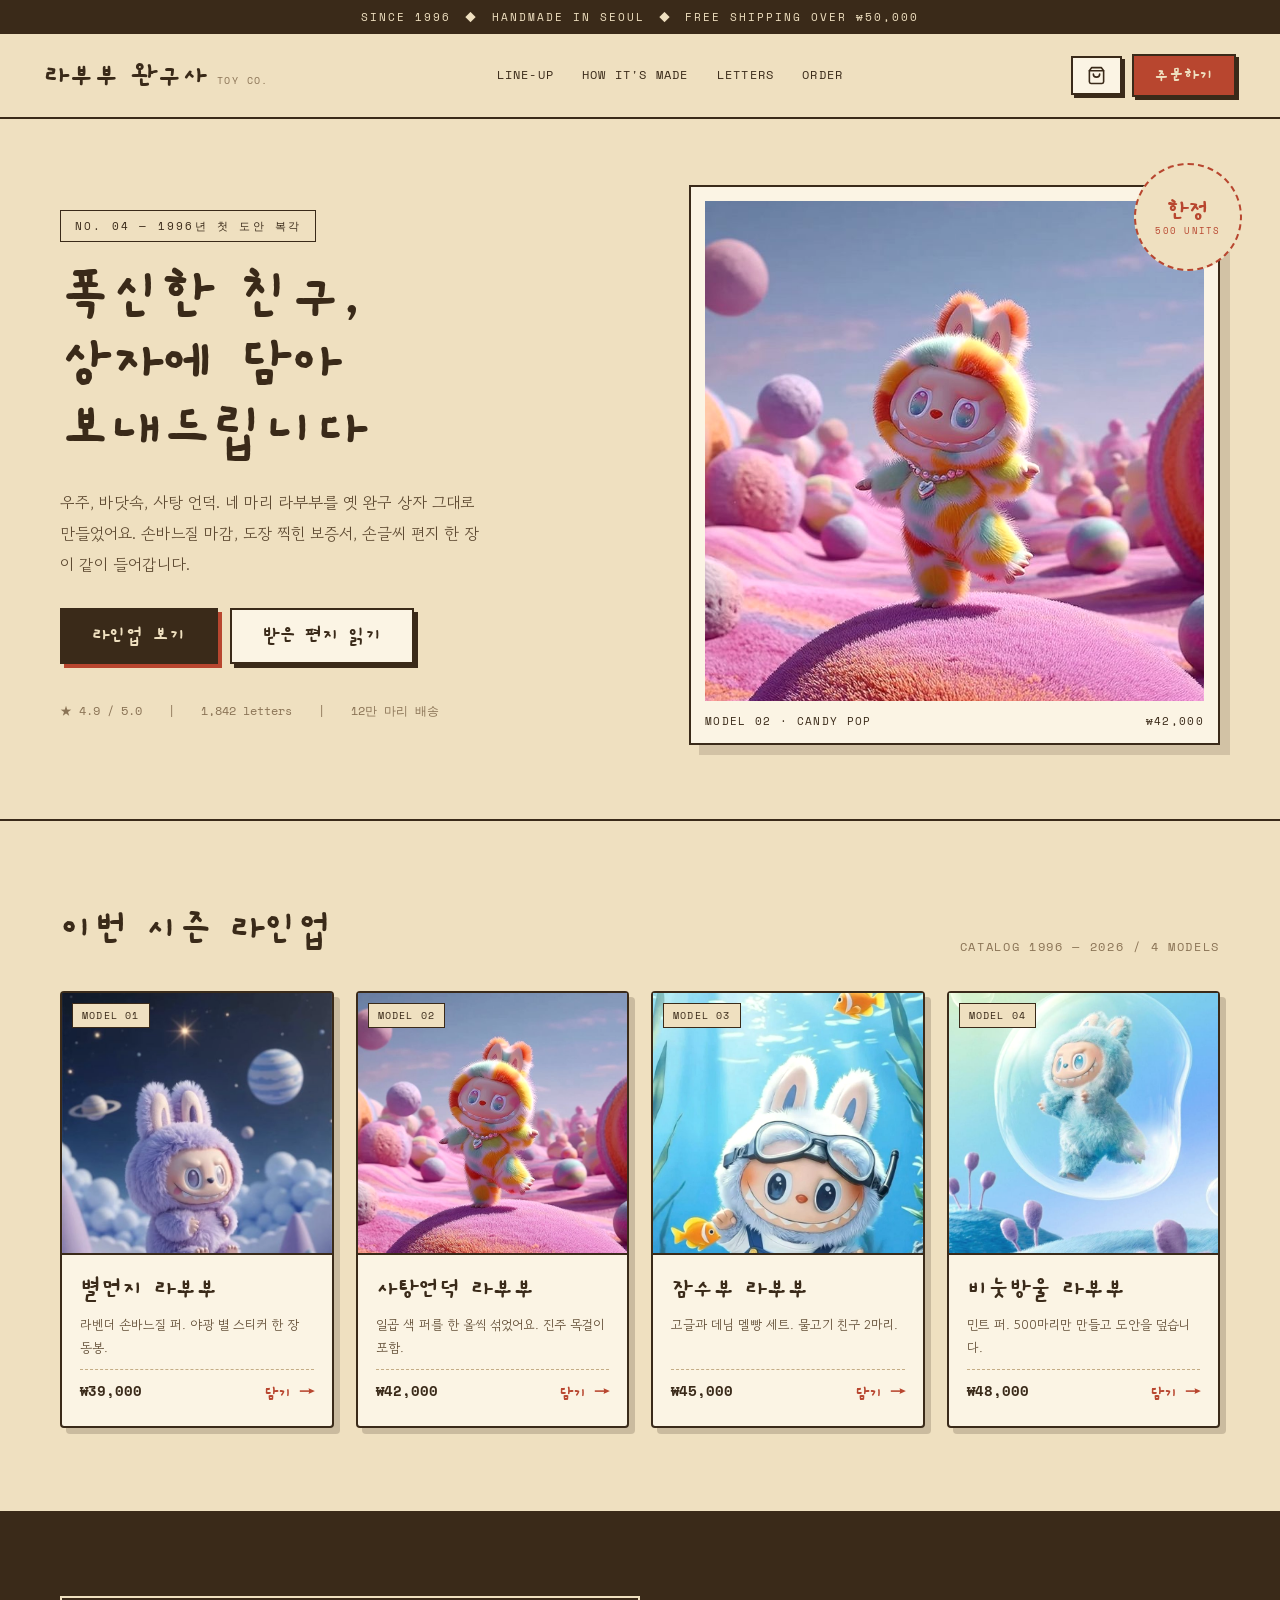
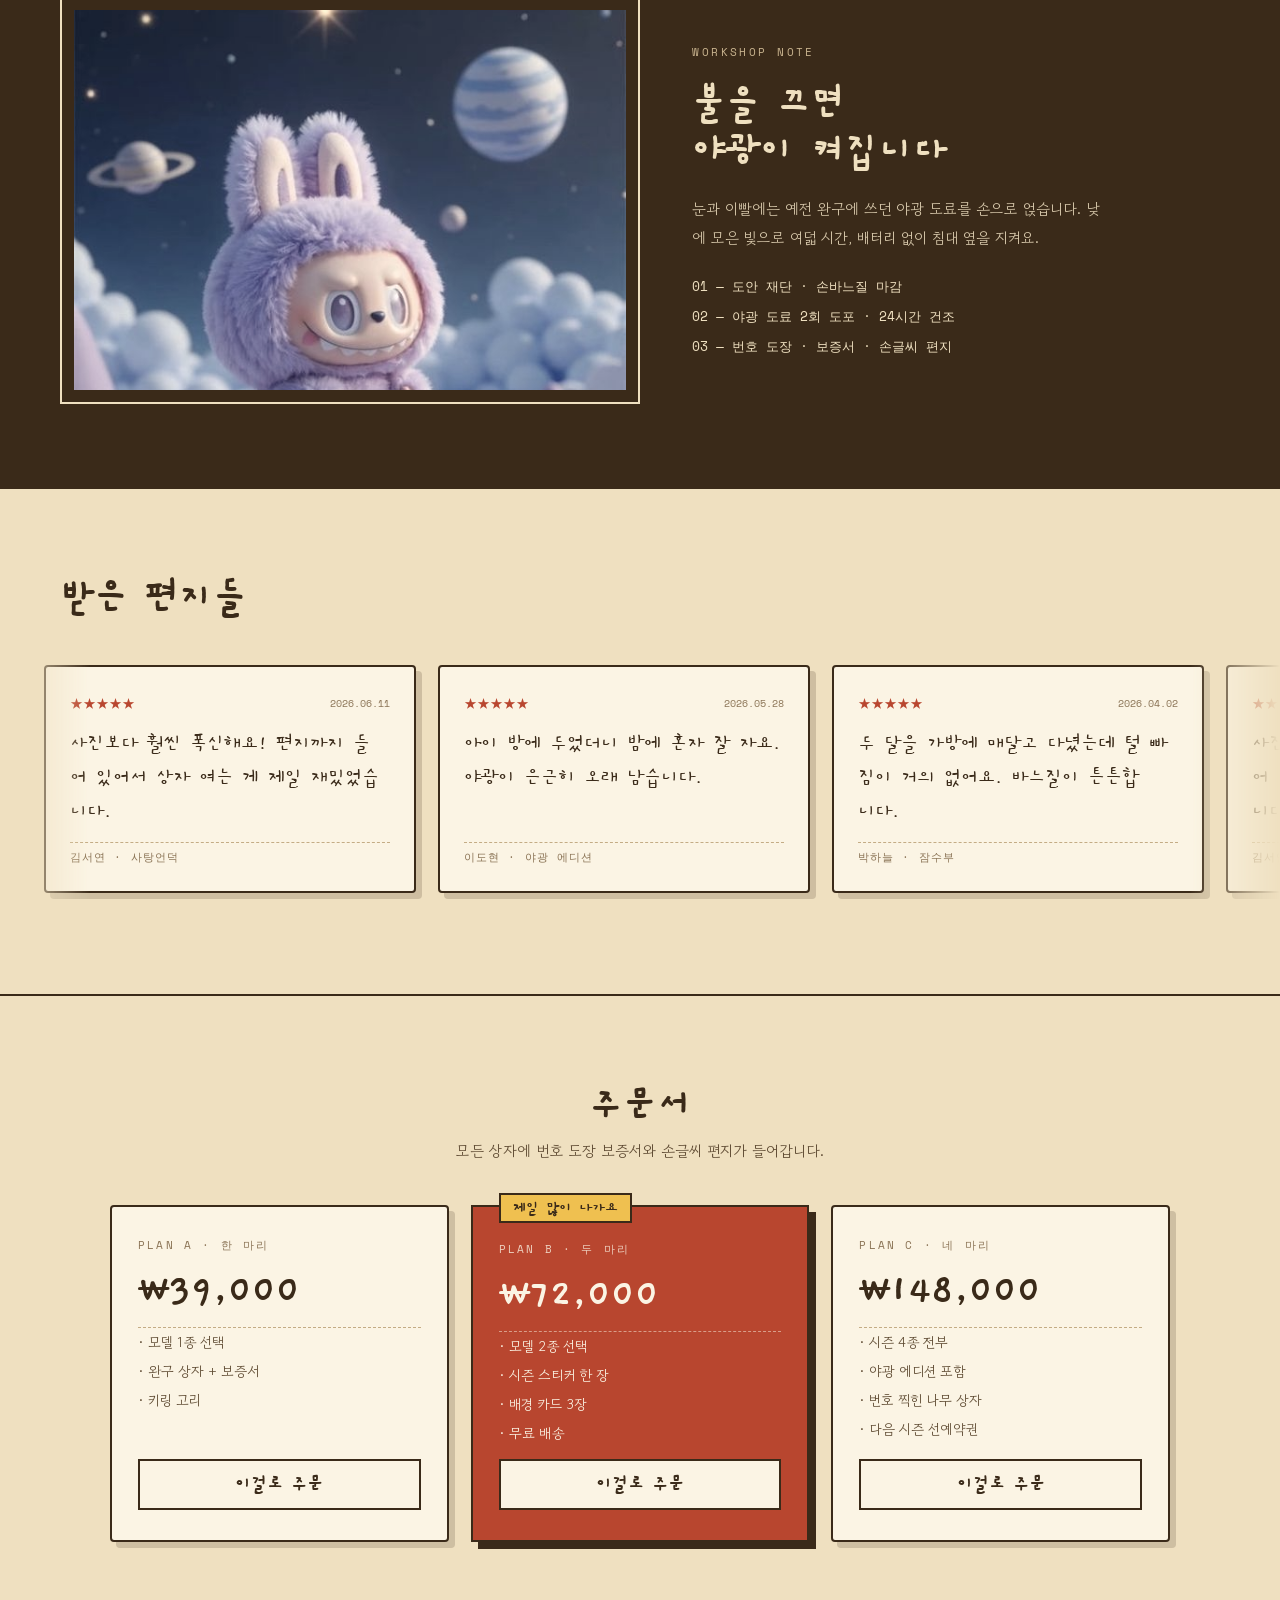
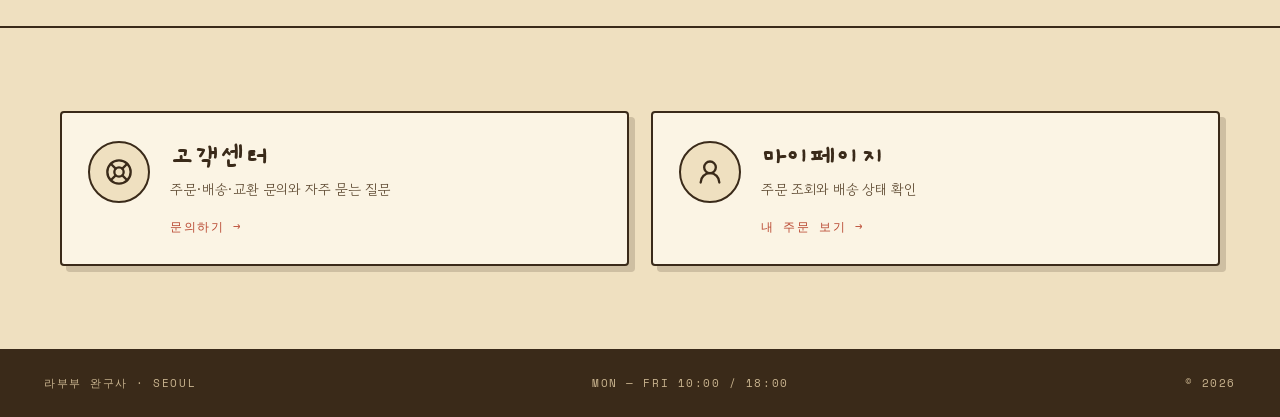
<file: index.html>
<!DOCTYPE html>
<html lang="ko">
<head>
<meta charset="utf-8">
<meta name="viewport" content="width=device-width, initial-scale=1">
<title>라부부 완구사 — 폭신한 친구, 상자에 담아 보내드립니다</title>
<meta name="description" content="우주, 바닷속, 사탕 언덕. 네 마리 라부부를 옛 완구 상자 그대로 만들었어요. 손바느질 마감, 도장 찍힌 보증서, 손글씨 편지 한 장이 같이 들어갑니다.">
<meta property="og:title" content="라부부 완구사 — 폭신한 친구, 상자에 담아 보내드립니다">
<meta property="og:description" content="1996년 첫 도안 복각. 손바느질 마감과 손글씨 편지가 들어간 한정 500개 완구 상자.">
<meta property="og:image" content="uploads/labubu-rainbow.jpeg">
<meta property="og:type" content="website">
<link rel="preconnect" href="https://fonts.googleapis.com">
<link rel="preconnect" href="https://fonts.gstatic.com" crossorigin>
<link href="https://fonts.googleapis.com/css2?family=Gaegu:wght@400;700&family=Gowun+Dodum&family=Space+Mono:wght@400;700&family=Courier+Prime:wght@400;700&display=swap" rel="stylesheet">
<link rel="stylesheet" href="styles.css">
<!-- JS가 살아 있을 때만 장바구니 버튼을 드러낸다 (styles.css의 .cart-btn 참고) -->
<script>document.documentElement.classList.add('js');</script>
</head>
<body>

<a class="skip-link" href="#lineup">본문으로 건너뛰기</a>

<div class="page">

  <!-- ── Ticker ───────────────────────────────────────────── -->
  <div class="ticker">
    <span>Since 1996</span><span aria-hidden="true">◆</span>
    <span>Handmade in Seoul</span><span aria-hidden="true">◆</span>
    <span>Free shipping over ₩50,000</span>
  </div>

  <!-- ── Nav ──────────────────────────────────────────────── -->
  <nav class="nav">
    <a class="brand" href="#top">
      <span class="brand__name">라부부 완구사</span>
      <span class="brand__sub">TOY CO.</span>
    </a>
    <div class="nav__links">
      <a href="#lineup">Line-up</a>
      <a href="#howmade">How it's made</a>
      <a href="#letters">Letters</a>
      <a href="#order">Order</a>
    </div>
    <div class="nav__actions">
      <!-- ── 장바구니 버튼 ─── 세 페이지 모두 동일하게 유지 ── -->
      <button class="cart-btn" type="button" data-cart-open aria-haspopup="dialog" aria-label="장바구니 열기 (비어 있음)">
        <span class="cart-btn__icon" aria-hidden="true">
          <!-- lucide: shopping-bag -->
          <svg viewBox="0 0 24 24" fill="none" stroke="currentColor" stroke-width="2"
               stroke-linecap="round" stroke-linejoin="round">
            <path d="M6 2 3 6v14a2 2 0 0 0 2 2h14a2 2 0 0 0 2-2V6l-3-4Z"></path>
            <path d="M3 6h18"></path>
            <path d="M16 10a4 4 0 0 1-8 0"></path>
          </svg>
        </span>
        <span class="cart-btn__count" data-cart-count hidden>0</span>
      </button>
      <a class="btn btn--stamp nav__cta" href="#order">주문하기</a>
    </div>
  </nav>

  <!-- ── Hero ─────────────────────────────────────────────── -->
  <section class="hero" id="top">
    <div class="hero__inner">
      <div class="hero__copy">
        <span class="eyebrow">No. 04 — 1996년 첫 도안 복각</span>
        <h1>폭신한 친구,<br>상자에 담아<br>보내드립니다</h1>
        <p class="lede">우주, 바닷속, 사탕 언덕. 네 마리 라부부를 옛 완구 상자 그대로 만들었어요. 손바느질 마감, 도장 찍힌 보증서, 손글씨 편지 한 장이 같이 들어갑니다.</p>
        <div class="hero__actions">
          <a class="btn btn--ink" href="#lineup">라인업 보기</a>
          <a class="btn btn--card" href="#letters">받은 편지 읽기</a>
        </div>
        <div class="hero__stats">
          <span>★ 4.9 / 5.0</span><span aria-hidden="true">|</span>
          <span>1,842 letters</span><span aria-hidden="true">|</span>
          <span>12만 마리 배송</span>
        </div>
      </div>

      <div class="hero__media">
        <figure class="plate">
          <img src="uploads/labubu-rainbow.jpeg" alt="사탕 언덕 위를 걷는 무지개색 라부부 인형" width="736" height="977">
          <figcaption>
            <span>Model 02 · Candy Pop</span>
            <span>₩42,000</span>
          </figcaption>
        </figure>
        <div class="badge" aria-label="한정 500개">
          <span class="badge__ko">한정</span>
          <span class="badge__en">500 UNITS</span>
        </div>
      </div>
    </div>
  </section>

  <!-- ── Line-up ──────────────────────────────────────────── -->
  <section class="section section--rule" id="lineup">
    <div class="wrap">
      <header class="section__head">
        <h2>이번 시즌 라인업</h2>
        <span class="meta">CATALOG 1996 — 2026 / 4 MODELS</span>
      </header>

      <div class="grid grid--4">

        <article class="product" data-model="01" data-model-name="별먼지 라부부">
          <div class="product__media">
            <img src="uploads/labubu-purple.jpeg" alt="별과 행성 사이에 앉아 있는 라벤더색 라부부 인형" width="591" height="1182" loading="lazy">
            <span class="tag">MODEL 01</span>
          </div>
          <div class="product__body">
            <h3>별먼지 라부부</h3>
            <p>라벤더 손바느질 퍼. 야광 별 스티커 한 장 동봉.</p>
            <div class="product__foot">
              <span class="price">₩39,000</span>
              <a class="add" href="#order">담기 →</a>
            </div>
          </div>
        </article>

        <article class="product" data-model="02" data-model-name="사탕언덕 라부부">
          <div class="product__media">
            <img src="uploads/labubu-rainbow.jpeg" alt="사탕 언덕 위를 걷는 무지개색 라부부 인형" width="736" height="977" loading="lazy">
            <span class="tag">MODEL 02</span>
          </div>
          <div class="product__body">
            <h3>사탕언덕 라부부</h3>
            <p>일곱 색 퍼를 한 올씩 섞었어요. 진주 목걸이 포함.</p>
            <div class="product__foot">
              <span class="price">₩42,000</span>
              <a class="add" href="#order">담기 →</a>
            </div>
          </div>
        </article>

        <article class="product" data-model="03" data-model-name="잠수부 라부부">
          <div class="product__media">
            <img src="uploads/labubu-white.jpeg" alt="물안경을 쓰고 바닷속을 헤엄치는 흰색 라부부 인형" width="736" height="1594" loading="lazy">
            <span class="tag">MODEL 03</span>
          </div>
          <div class="product__body">
            <h3>잠수부 라부부</h3>
            <p>고글과 데님 멜빵 세트. 물고기 친구 2마리.</p>
            <div class="product__foot">
              <span class="price">₩45,000</span>
              <a class="add" href="#order">담기 →</a>
            </div>
          </div>
        </article>

        <article class="product" data-model="04" data-model-name="비눗방울 라부부">
          <div class="product__media">
            <img src="uploads/labubu-blue.jpeg" alt="비눗방울 안에 들어가 있는 민트색 라부부 인형" width="736" height="981" loading="lazy">
            <span class="tag">MODEL 04</span>
          </div>
          <div class="product__body">
            <h3>비눗방울 라부부</h3>
            <p>민트 퍼. 500마리만 만들고 도안을 덮습니다.</p>
            <div class="product__foot">
              <span class="price">₩48,000</span>
              <a class="add" href="#order">담기 →</a>
            </div>
          </div>
        </article>

      </div>
    </div>
  </section>

  <!-- ── How it's made ────────────────────────────────────── -->
  <section class="section workshop" id="howmade">
    <div class="wrap workshop__inner">
      <div class="workshop__media">
        <img src="uploads/labubu-purple.jpeg" alt="어두운 밤하늘 아래에서 은은하게 빛나는 라부부 인형" width="591" height="1182" loading="lazy">
      </div>
      <div class="workshop__copy">
        <span class="eyebrow eyebrow--light">Workshop note</span>
        <h2>불을 끄면<br>야광이 켜집니다</h2>
        <p>눈과 이빨에는 예전 완구에 쓰던 야광 도료를 손으로 얹습니다. 낮에 모은 빛으로 여덟 시간, 배터리 없이 침대 옆을 지켜요.</p>
        <ol class="steps">
          <li>01 — 도안 재단 · 손바느질 마감</li>
          <li>02 — 야광 도료 2회 도포 · 24시간 건조</li>
          <li>03 — 번호 도장 · 보증서 · 손글씨 편지</li>
        </ol>
      </div>
    </div>
  </section>

  <!-- ── Letters ──────────────────────────────────────────── -->
  <section class="section section--rule" id="letters">
    <div class="wrap">
      <h2 class="section__title">받은 편지들</h2>
    </div>

    <div class="bleed">
      <div class="scroller">
        <div class="scroller__track" data-marquee data-set="3">

        <figure class="letter">
          <div class="letter__head">
            <span class="stars" aria-label="별점 5점 만점에 5점">★★★★★</span>
            <span class="date">2026.06.11</span>
          </div>
          <blockquote>사진보다 훨씬 폭신해요! 편지까지 들어 있어서 상자 여는 게 제일 재밌었습니다.</blockquote>
          <figcaption>김서연 · 사탕언덕</figcaption>
        </figure>

        <figure class="letter">
          <div class="letter__head">
            <span class="stars" aria-label="별점 5점 만점에 5점">★★★★★</span>
            <span class="date">2026.05.28</span>
          </div>
          <blockquote>아이 방에 두었더니 밤에 혼자 잘 자요. 야광이 은근히 오래 남습니다.</blockquote>
          <figcaption>이도현 · 야광 에디션</figcaption>
        </figure>

        <figure class="letter">
          <div class="letter__head">
            <span class="stars" aria-label="별점 5점 만점에 5점">★★★★★</span>
            <span class="date">2026.04.02</span>
          </div>
          <blockquote>두 달을 가방에 매달고 다녔는데 털 빠짐이 거의 없어요. 바느질이 튼튼합니다.</blockquote>
          <figcaption>박하늘 · 잠수부</figcaption>
        </figure>

        </div>
      </div>
    </div>
  </section>

  <!-- ── Order ────────────────────────────────────────────── -->
  <section class="section" id="order">
    <div class="wrap wrap--narrow">
      <header class="section__head section__head--center">
        <h2>주문서</h2>
        <p>모든 상자에 번호 도장 보증서와 손글씨 편지가 들어갑니다.</p>
      </header>

      <div class="grid grid--3 grid--stretch">

        <!-- data-picks = 모달에서 골라야 하는 모델 수. cart.js가 읽는다. -->
        <article class="plan" data-plan="A" data-plan-name="Plan A · 한 마리" data-price="39000" data-picks="1">
          <span class="plan__label">Plan A · 한 마리</span>
          <span class="plan__price">₩39,000</span>
          <ul class="plan__list">
            <li>모델 1종 선택</li>
            <li>완구 상자 + 보증서</li>
            <li>키링 고리</li>
          </ul>
          <a class="plan__cta" href="#order" data-plan-cta>이걸로 주문</a>
        </article>

        <article class="plan plan--featured" data-plan="B" data-plan-name="Plan B · 두 마리" data-price="72000" data-picks="2">
          <span class="plan__flag">제일 많이 나가요</span>
          <span class="plan__label">Plan B · 두 마리</span>
          <span class="plan__price">₩72,000</span>
          <ul class="plan__list">
            <li>모델 2종 선택</li>
            <li>시즌 스티커 한 장</li>
            <li>배경 카드 3장</li>
            <li>무료 배송</li>
          </ul>
          <a class="plan__cta" href="#order" data-plan-cta>이걸로 주문</a>
        </article>

        <!-- data-fixed: 시즌 4종이 모두 들어가므로 고를 것이 없다 -->
        <article class="plan" data-plan="C" data-plan-name="Plan C · 네 마리" data-price="148000" data-picks="4" data-fixed>
          <span class="plan__label">Plan C · 네 마리</span>
          <span class="plan__price">₩148,000</span>
          <ul class="plan__list">
            <li>시즌 4종 전부</li>
            <li>야광 에디션 포함</li>
            <li>번호 찍힌 나무 상자</li>
            <li>다음 시즌 선예약권</li>
          </ul>
          <a class="plan__cta" href="#order" data-plan-cta>이걸로 주문</a>
        </article>

      </div>
    </div>
  </section>

  <!-- ── Helpdesk band ────────────────────────────────────── -->
  <section class="helpdesk" aria-labelledby="helpdesk-title">
    <div class="wrap">
      <h2 class="visually-hidden" id="helpdesk-title">고객 지원</h2>
      <div class="helpdesk__grid">

        <a class="helpdesk__card" href="support.html">
          <span class="helpdesk__icon" aria-hidden="true">
            <!-- lucide: life-buoy -->
            <svg viewBox="0 0 24 24" fill="none" stroke="currentColor" stroke-width="2"
                 stroke-linecap="round" stroke-linejoin="round">
              <circle cx="12" cy="12" r="10"></circle>
              <path d="m4.93 4.93 4.24 4.24"></path>
              <path d="m14.83 9.17 4.24-4.24"></path>
              <path d="m14.83 14.83 4.24 4.24"></path>
              <path d="m9.17 14.83-4.24 4.24"></path>
              <circle cx="12" cy="12" r="4"></circle>
            </svg>
          </span>
          <span class="helpdesk__title">고객센터</span>
          <span class="helpdesk__desc">주문·배송·교환 문의와 자주 묻는 질문</span>
          <span class="helpdesk__go">문의하기 <span aria-hidden="true">→</span></span>
        </a>

        <a class="helpdesk__card" href="account.html">
          <span class="helpdesk__icon" aria-hidden="true">
            <!-- lucide: user-round -->
            <svg viewBox="0 0 24 24" fill="none" stroke="currentColor" stroke-width="2"
                 stroke-linecap="round" stroke-linejoin="round">
              <circle cx="12" cy="8" r="5"></circle>
              <path d="M20 21a8 8 0 0 0-16 0"></path>
            </svg>
          </span>
          <span class="helpdesk__title">마이페이지</span>
          <span class="helpdesk__desc">주문 조회와 배송 상태 확인</span>
          <span class="helpdesk__go">내 주문 보기 <span aria-hidden="true">→</span></span>
        </a>

      </div>
    </div>
  </section>

  <!-- ── Footer ───────────────────────────────────────────── -->
  <footer class="footer">
    <span>라부부 완구사 · Seoul</span>
    <span>Mon — Fri 10:00 / 18:00</span>
    <span>© 2026</span>
  </footer>

</div>

<script>
  /* 가로 무한 스크롤 — 원본 카드를 복제해 이음매 없이 이어 붙인다.
     JS가 없거나 모션 최소화 설정이면 원본 카드 그대로 남고 애니메이션만 빠진다. */
  (function () {
    if (matchMedia('(prefers-reduced-motion: reduce)').matches) return;

    document.querySelectorAll('[data-marquee]').forEach(function (track) {
      var originals = Array.prototype.slice.call(track.children);
      // 한 세트가 밀려난 뒤에도 화면이 채워지도록 총 4세트를 둔다.
      for (var pass = 0; pass < 3; pass++) {
        originals.forEach(function (node) {
          var clone = node.cloneNode(true);
          clone.setAttribute('aria-hidden', 'true');
          clone.querySelectorAll('[id]').forEach(function (el) { el.removeAttribute('id'); });
          track.appendChild(clone);
        });
      }
      track.dataset.ready = '';
    });
  })();
</script>
<script src="supabase-config.js"></script>
<script src="cart.js"></script>
</body>
</html>
</file>
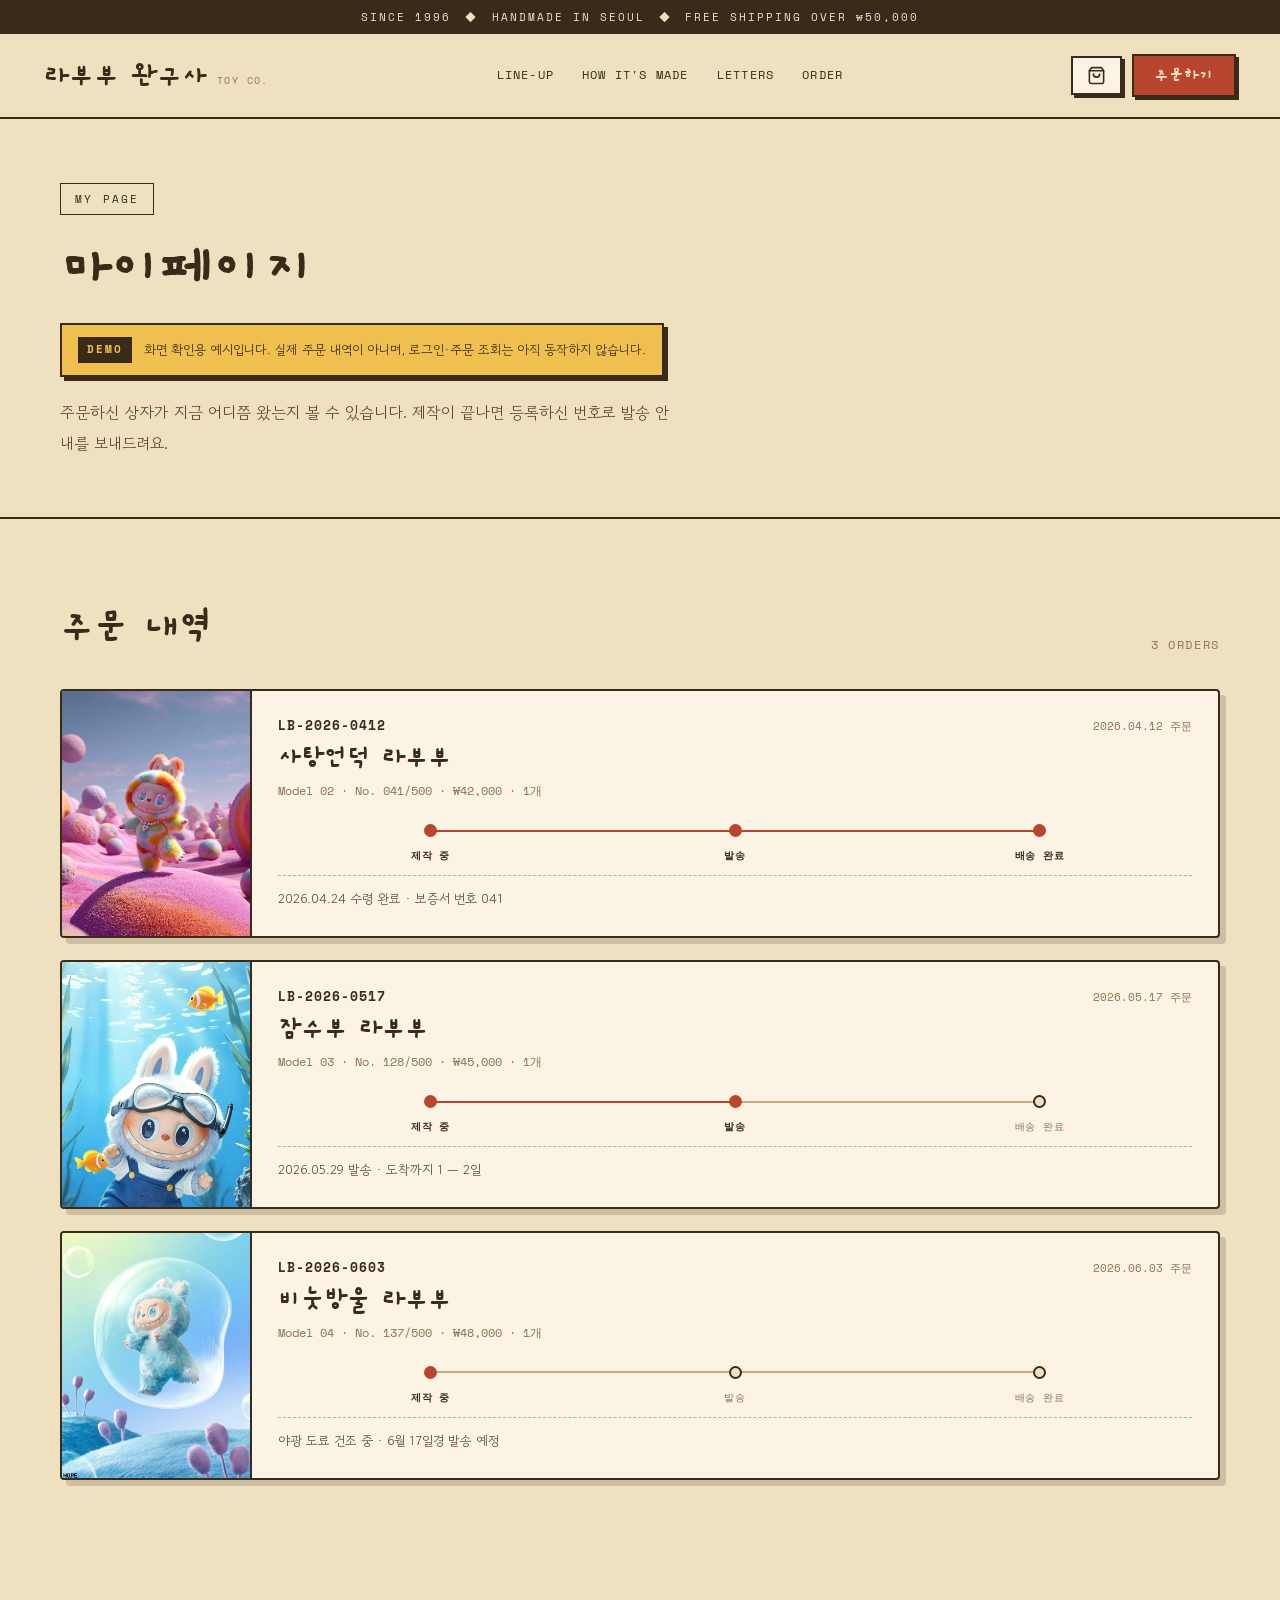
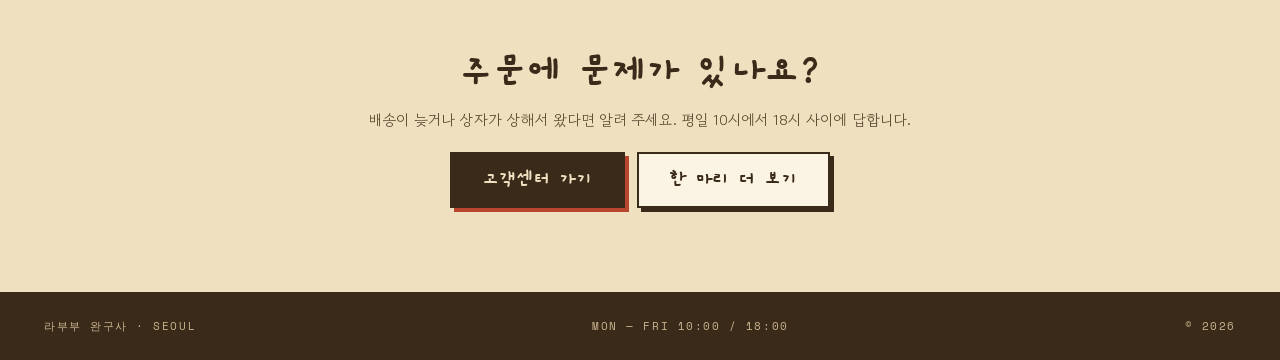
<file: account.html>
<!DOCTYPE html>
<html lang="ko">
<head>
<meta charset="utf-8">
<meta name="viewport" content="width=device-width, initial-scale=1">
<title>마이페이지 — 라부부 완구사</title>
<meta name="description" content="라부부 완구사 마이페이지. 주문 조회와 배송 상태를 확인합니다. (데모 화면)">
<meta name="robots" content="noindex">
<meta property="og:title" content="마이페이지 — 라부부 완구사">
<meta property="og:description" content="주문 조회와 배송 상태 확인. 데모 화면입니다.">
<meta property="og:type" content="website">
<link rel="preconnect" href="https://fonts.googleapis.com">
<link rel="preconnect" href="https://fonts.gstatic.com" crossorigin>
<link href="https://fonts.googleapis.com/css2?family=Gaegu:wght@400;700&family=Gowun+Dodum&family=Space+Mono:wght@400;700&family=Courier+Prime:wght@400;700&display=swap" rel="stylesheet">
<link rel="stylesheet" href="styles.css">
<!-- JS가 살아 있을 때만 장바구니 버튼을 드러낸다 (styles.css의 .cart-btn 참고) -->
<script>document.documentElement.classList.add('js');</script>
</head>
<body>

<a class="skip-link" href="#main">본문으로 건너뛰기</a>

<div class="page">

  <!-- ── Ticker ───────────────── index.html과 동일하게 유지 ── -->
  <div class="ticker">
    <span>Since 1996</span><span aria-hidden="true">◆</span>
    <span>Handmade in Seoul</span><span aria-hidden="true">◆</span>
    <span>Free shipping over ₩50,000</span>
  </div>

  <!-- ── Nav ───────── 서브페이지: 앵커 앞에 index.html 을 붙인다 ── -->
  <nav class="nav">
    <a class="brand" href="index.html">
      <span class="brand__name">라부부 완구사</span>
      <span class="brand__sub">TOY CO.</span>
    </a>
    <div class="nav__links">
      <a href="index.html#lineup">Line-up</a>
      <a href="index.html#howmade">How it's made</a>
      <a href="index.html#letters">Letters</a>
      <a href="index.html#order">Order</a>
    </div>
    <div class="nav__actions">
      <!-- ── 장바구니 버튼 ─── 세 페이지 모두 동일하게 유지 ── -->
      <button class="cart-btn" type="button" data-cart-open aria-haspopup="dialog" aria-label="장바구니 열기 (비어 있음)">
        <span class="cart-btn__icon" aria-hidden="true">
          <!-- lucide: shopping-bag -->
          <svg viewBox="0 0 24 24" fill="none" stroke="currentColor" stroke-width="2"
               stroke-linecap="round" stroke-linejoin="round">
            <path d="M6 2 3 6v14a2 2 0 0 0 2 2h14a2 2 0 0 0 2-2V6l-3-4Z"></path>
            <path d="M3 6h18"></path>
            <path d="M16 10a4 4 0 0 1-8 0"></path>
          </svg>
        </span>
        <span class="cart-btn__count" data-cart-count hidden>0</span>
      </button>
      <a class="btn btn--stamp nav__cta" href="index.html#order">주문하기</a>
    </div>
  </nav>

  <!-- ── Page head ────────────────────────────────────────── -->
  <section class="pagehead">
    <div class="wrap pagehead__inner">
      <span class="eyebrow">My page</span>
      <h1>마이페이지</h1>

      <!-- 데모 배지: 아래 주문은 전부 HTML에 박힌 더미다.
           표시가 없으면 실제 조회 결과로 오해할 수 있어 필수 항목으로 둔다. -->
      <p class="demo-badge">
        <span class="demo-badge__tag">DEMO</span>
        <span>화면 확인용 예시입니다. 실제 주문 내역이 아니며, 로그인·주문 조회는 아직 동작하지 않습니다.</span>
      </p>

      <p class="lede">주문하신 상자가 지금 어디쯤 왔는지 볼 수 있습니다. 제작이 끝나면 등록하신 번호로 발송 안내를 보내드려요.</p>
    </div>
  </section>

  <!-- ── 주문 내역 ────────────────────────────────────────── -->
  <section class="section" id="main">
    <div class="wrap">

      <div class="section__head">
        <h2>주문 내역</h2>
        <span class="meta">3 ORDERS</span>
      </div>

      <div class="orders">

        <article class="order">
          <div class="order__media">
            <img src="uploads/labubu-rainbow.jpeg" alt="사탕언덕 라부부" loading="lazy">
          </div>
          <div class="order__body">
            <div class="order__top">
              <span class="order__no">LB-2026-0412</span>
              <span class="order__date">2026.04.12 주문</span>
            </div>
            <h3 class="order__name">사탕언덕 라부부</h3>
            <p class="order__meta">Model 02 · No. 041/500 · ₩42,000 · 1개</p>
            <ol class="track" data-state="3">
              <li>제작 중</li>
              <li>발송</li>
              <li>배송 완료</li>
            </ol>
            <p class="order__note">2026.04.24 수령 완료 · 보증서 번호 041</p>
          </div>
        </article>

        <article class="order">
          <div class="order__media">
            <img src="uploads/labubu-white.jpeg" alt="잠수부 라부부" loading="lazy">
          </div>
          <div class="order__body">
            <div class="order__top">
              <span class="order__no">LB-2026-0517</span>
              <span class="order__date">2026.05.17 주문</span>
            </div>
            <h3 class="order__name">잠수부 라부부</h3>
            <p class="order__meta">Model 03 · No. 128/500 · ₩45,000 · 1개</p>
            <ol class="track" data-state="2">
              <li>제작 중</li>
              <li>발송</li>
              <li>배송 완료</li>
            </ol>
            <p class="order__note">2026.05.29 발송 · 도착까지 1 — 2일</p>
          </div>
        </article>

        <article class="order">
          <div class="order__media">
            <img src="uploads/labubu-blue.jpeg" alt="비눗방울 라부부" loading="lazy">
          </div>
          <div class="order__body">
            <div class="order__top">
              <span class="order__no">LB-2026-0603</span>
              <span class="order__date">2026.06.03 주문</span>
            </div>
            <h3 class="order__name">비눗방울 라부부</h3>
            <p class="order__meta">Model 04 · No. 137/500 · ₩48,000 · 1개</p>
            <ol class="track" data-state="1">
              <li>제작 중</li>
              <li>발송</li>
              <li>배송 완료</li>
            </ol>
            <p class="order__note">야광 도료 건조 중 · 6월 17일경 발송 예정</p>
          </div>
        </article>

      </div>

      <!-- 주문이 없을 때 쓰는 화면. 실제 데이터가 붙으면 조건부로 노출한다. -->
      <div class="orders__empty" hidden>
        <p class="orders__empty-title">아직 주문이 없어요</p>
        <p class="orders__empty-desc">네 마리 중 마음에 드는 아이를 골라 보세요.</p>
        <a class="btn btn--ink" href="index.html#lineup">라인업 보기</a>
      </div>

    </div>
  </section>

  <!-- ── 하단 CTA ─────────────────────────────────────────── -->
  <section class="section">
    <div class="wrap endcta">
      <h2>주문에 문제가 있나요?</h2>
      <p>배송이 늦거나 상자가 상해서 왔다면 알려 주세요. 평일 10시에서 18시 사이에 답합니다.</p>
      <div class="endcta__actions">
        <a class="btn btn--ink" href="support.html">고객센터 가기</a>
        <a class="btn btn--card" href="index.html#lineup">한 마리 더 보기</a>
      </div>
    </div>
  </section>

  <!-- ── Footer ─────────────── index.html과 동일하게 유지 ─── -->
  <footer class="footer">
    <span>라부부 완구사 · Seoul</span>
    <span>Mon — Fri 10:00 / 18:00</span>
    <span>© 2026</span>
  </footer>

</div>
<script src="supabase-config.js"></script>
<script src="cart.js"></script>
</body>
</html>
</file>
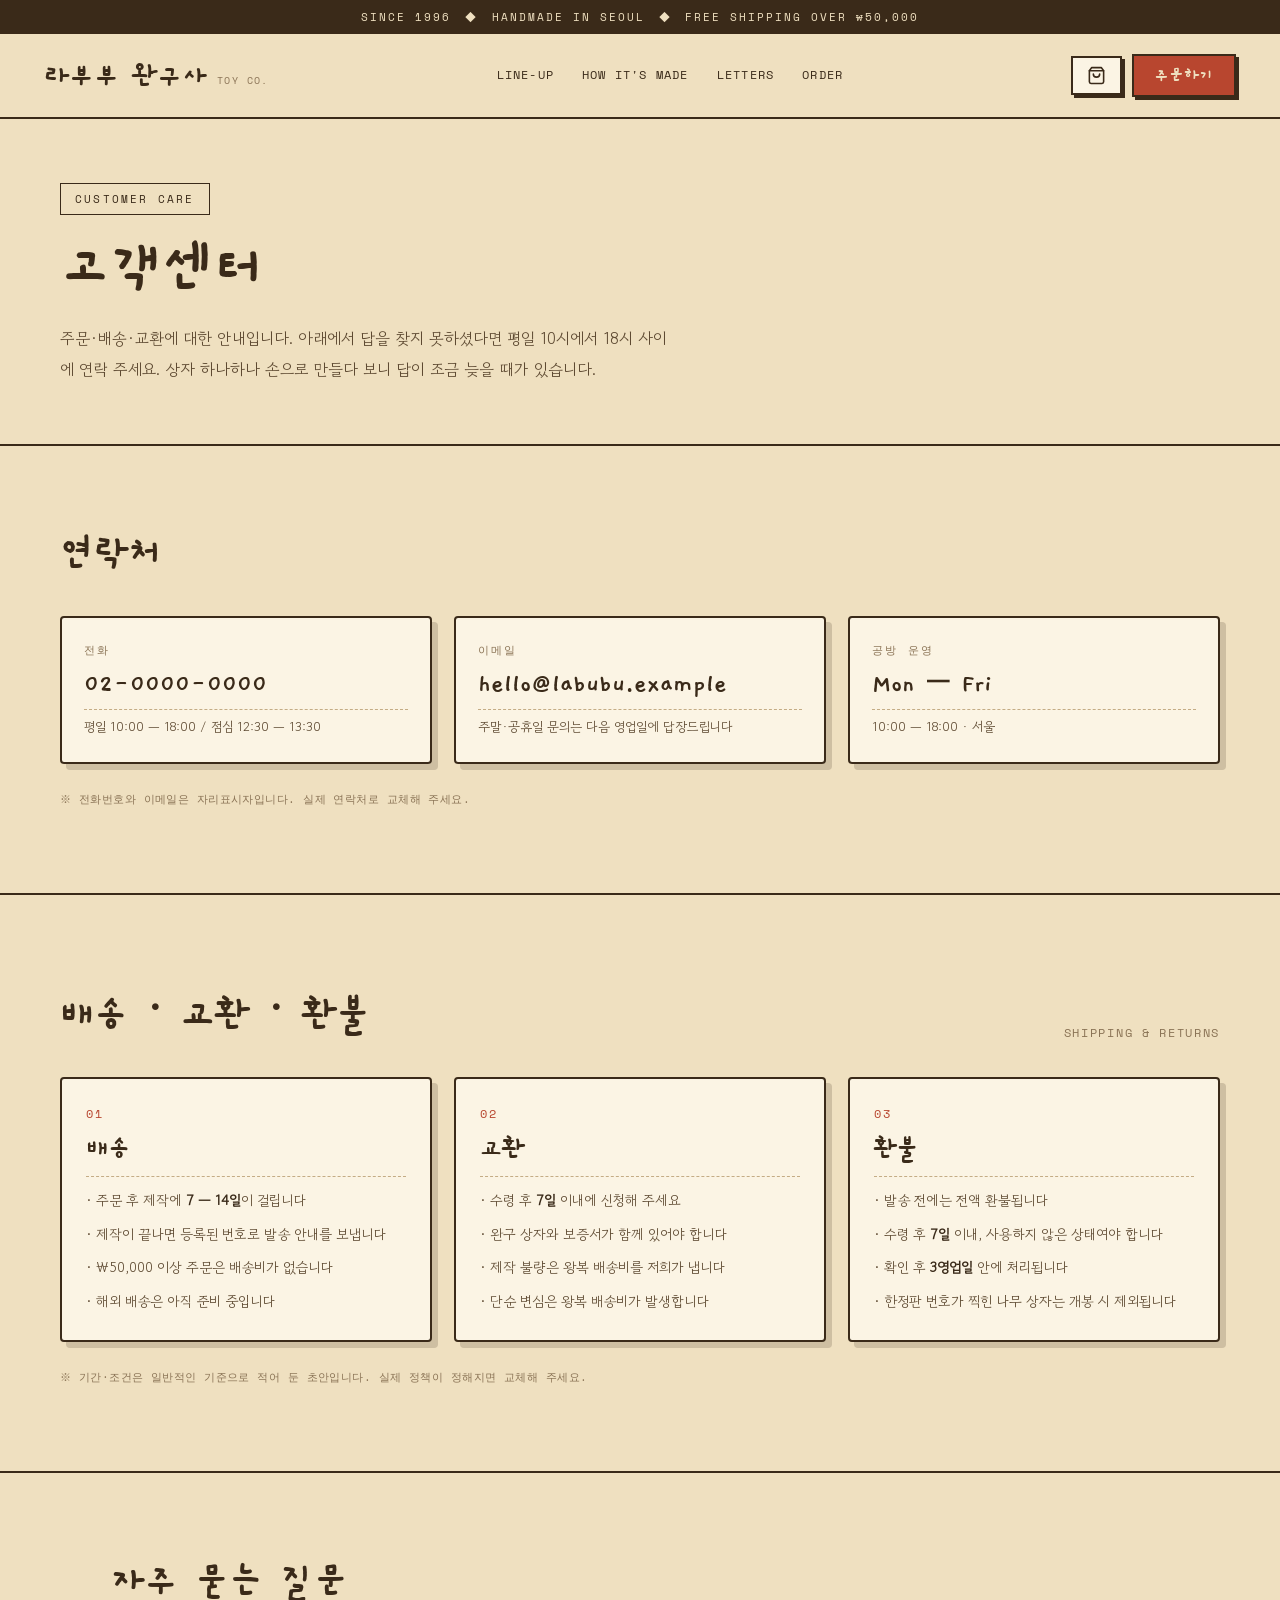
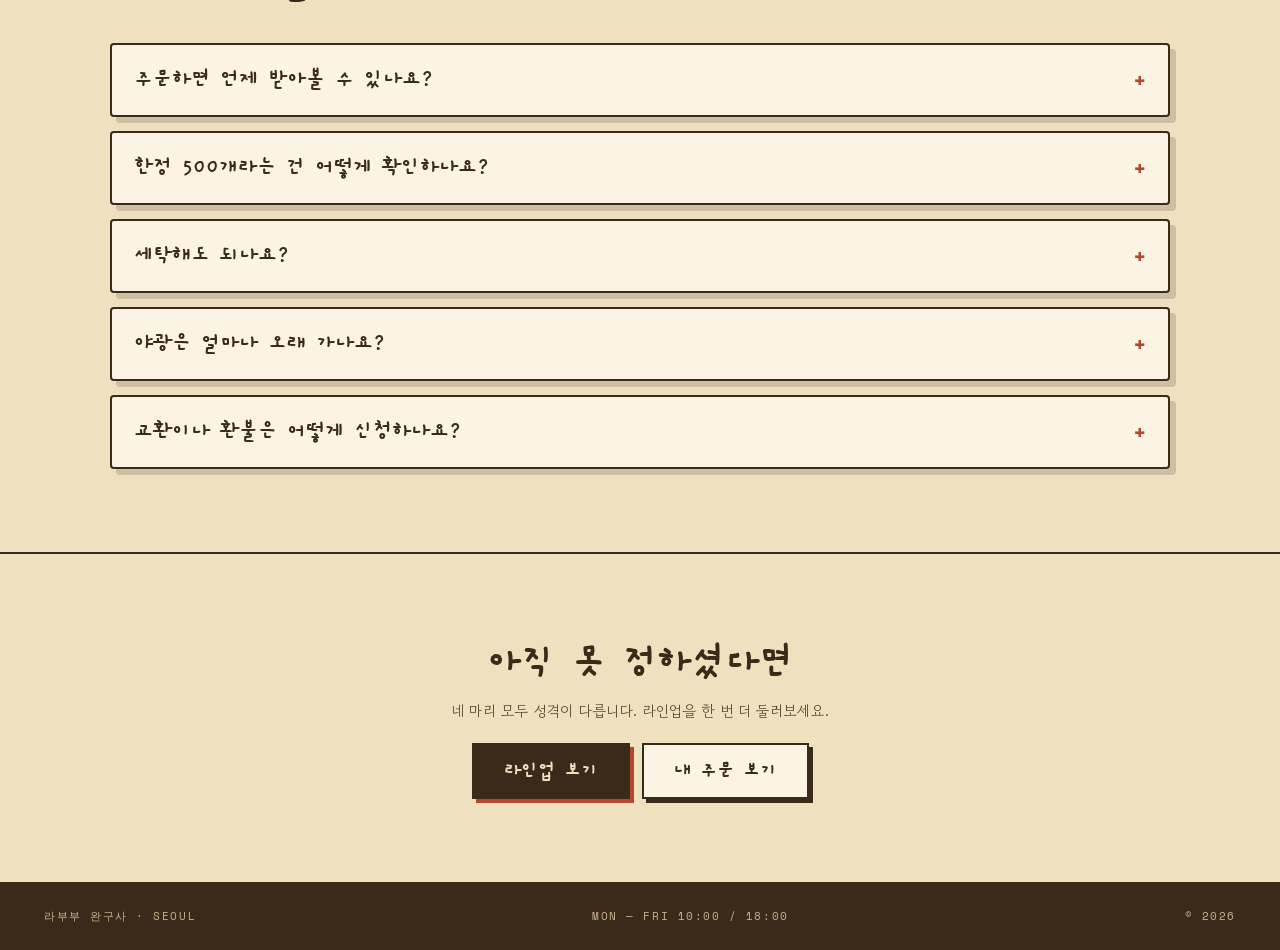
<file: support.html>
<!DOCTYPE html>
<html lang="ko">
<head>
<meta charset="utf-8">
<meta name="viewport" content="width=device-width, initial-scale=1">
<title>고객센터 — 라부부 완구사</title>
<meta name="description" content="라부부 완구사 고객센터. 연락처, 배송·교환·환불 안내, 자주 묻는 질문.">
<meta property="og:title" content="고객센터 — 라부부 완구사">
<meta property="og:description" content="연락처, 배송·교환·환불 안내, 자주 묻는 질문.">
<meta property="og:image" content="uploads/labubu-rainbow.jpeg">
<meta property="og:type" content="website">
<link rel="preconnect" href="https://fonts.googleapis.com">
<link rel="preconnect" href="https://fonts.gstatic.com" crossorigin>
<link href="https://fonts.googleapis.com/css2?family=Gaegu:wght@400;700&family=Gowun+Dodum&family=Space+Mono:wght@400;700&family=Courier+Prime:wght@400;700&display=swap" rel="stylesheet">
<link rel="stylesheet" href="styles.css">
<!-- JS가 살아 있을 때만 장바구니 버튼을 드러낸다 (styles.css의 .cart-btn 참고) -->
<script>document.documentElement.classList.add('js');</script>
</head>
<body>

<a class="skip-link" href="#main">본문으로 건너뛰기</a>

<div class="page">

  <!-- ── Ticker ───────────────── index.html과 동일하게 유지 ── -->
  <div class="ticker">
    <span>Since 1996</span><span aria-hidden="true">◆</span>
    <span>Handmade in Seoul</span><span aria-hidden="true">◆</span>
    <span>Free shipping over ₩50,000</span>
  </div>

  <!-- ── Nav ───────── 서브페이지: 앵커 앞에 index.html 을 붙인다 ── -->
  <nav class="nav">
    <a class="brand" href="index.html">
      <span class="brand__name">라부부 완구사</span>
      <span class="brand__sub">TOY CO.</span>
    </a>
    <div class="nav__links">
      <a href="index.html#lineup">Line-up</a>
      <a href="index.html#howmade">How it's made</a>
      <a href="index.html#letters">Letters</a>
      <a href="index.html#order">Order</a>
    </div>
    <div class="nav__actions">
      <!-- ── 장바구니 버튼 ─── 세 페이지 모두 동일하게 유지 ── -->
      <button class="cart-btn" type="button" data-cart-open aria-haspopup="dialog" aria-label="장바구니 열기 (비어 있음)">
        <span class="cart-btn__icon" aria-hidden="true">
          <!-- lucide: shopping-bag -->
          <svg viewBox="0 0 24 24" fill="none" stroke="currentColor" stroke-width="2"
               stroke-linecap="round" stroke-linejoin="round">
            <path d="M6 2 3 6v14a2 2 0 0 0 2 2h14a2 2 0 0 0 2-2V6l-3-4Z"></path>
            <path d="M3 6h18"></path>
            <path d="M16 10a4 4 0 0 1-8 0"></path>
          </svg>
        </span>
        <span class="cart-btn__count" data-cart-count hidden>0</span>
      </button>
      <a class="btn btn--stamp nav__cta" href="index.html#order">주문하기</a>
    </div>
  </nav>

  <!-- ── Page head ────────────────────────────────────────── -->
  <section class="pagehead">
    <div class="wrap pagehead__inner">
      <span class="eyebrow">Customer care</span>
      <h1>고객센터</h1>
      <p class="lede">주문·배송·교환에 대한 안내입니다. 아래에서 답을 찾지 못하셨다면 평일 10시에서 18시 사이에 연락 주세요. 상자 하나하나 손으로 만들다 보니 답이 조금 늦을 때가 있습니다.</p>
    </div>
  </section>

  <!-- ── 연락처 ───────────────────────────────────────────── -->
  <section class="section section--rule" id="main">
    <div class="wrap">
      <h2 class="section__title">연락처</h2>

      <div class="grid grid--3">

        <div class="contact">
          <span class="contact__label">전화</span>
          <a class="contact__value" href="tel:0200000000">02-0000-0000</a>
          <span class="contact__note">평일 10:00 — 18:00 / 점심 12:30 — 13:30</span>
        </div>

        <div class="contact">
          <span class="contact__label">이메일</span>
          <a class="contact__value" href="mailto:hello@labubu.example">hello@labubu.example</a>
          <span class="contact__note">주말·공휴일 문의는 다음 영업일에 답장드립니다</span>
        </div>

        <div class="contact">
          <span class="contact__label">공방 운영</span>
          <span class="contact__value">Mon — Fri</span>
          <span class="contact__note">10:00 — 18:00 · 서울</span>
        </div>

      </div>

      <p class="note">※ 전화번호와 이메일은 자리표시자입니다. 실제 연락처로 교체해 주세요.</p>
    </div>
  </section>

  <!-- ── 배송 · 교환 · 환불 ───────────────────────────────── -->
  <section class="section section--rule">
    <div class="wrap">
      <div class="section__head">
        <h2>배송 · 교환 · 환불</h2>
        <span class="meta">SHIPPING &amp; RETURNS</span>
      </div>

      <div class="grid grid--3">

        <article class="policy">
          <span class="policy__no">01</span>
          <h3>배송</h3>
          <ul class="policy__list">
            <li>주문 후 제작에 <b>7 — 14일</b>이 걸립니다</li>
            <li>제작이 끝나면 등록된 번호로 발송 안내를 보냅니다</li>
            <li>₩50,000 이상 주문은 배송비가 없습니다</li>
            <li>해외 배송은 아직 준비 중입니다</li>
          </ul>
        </article>

        <article class="policy">
          <span class="policy__no">02</span>
          <h3>교환</h3>
          <ul class="policy__list">
            <li>수령 후 <b>7일</b> 이내에 신청해 주세요</li>
            <li>완구 상자와 보증서가 함께 있어야 합니다</li>
            <li>제작 불량은 왕복 배송비를 저희가 냅니다</li>
            <li>단순 변심은 왕복 배송비가 발생합니다</li>
          </ul>
        </article>

        <article class="policy">
          <span class="policy__no">03</span>
          <h3>환불</h3>
          <ul class="policy__list">
            <li>발송 전에는 전액 환불됩니다</li>
            <li>수령 후 <b>7일</b> 이내, 사용하지 않은 상태여야 합니다</li>
            <li>확인 후 <b>3영업일</b> 안에 처리됩니다</li>
            <li>한정판 번호가 찍힌 나무 상자는 개봉 시 제외됩니다</li>
          </ul>
        </article>

      </div>

      <p class="note">※ 기간·조건은 일반적인 기준으로 적어 둔 초안입니다. 실제 정책이 정해지면 교체해 주세요.</p>
    </div>
  </section>

  <!-- ── 자주 묻는 질문 ───────────────────────────────────── -->
  <section class="section section--rule" id="faq">
    <div class="wrap wrap--narrow">
      <h2 class="section__title">자주 묻는 질문</h2>

      <div class="faq">

        <details class="faq__item">
          <summary>주문하면 언제 받아볼 수 있나요?</summary>
          <div class="faq__body">
            <p>도안 재단부터 손바느질, 야광 도료 2회 도포와 24시간 건조까지 거치기 때문에 주문 후 7일에서 14일이 걸립니다. 시즌 초에는 주문이 몰려 조금 더 길어질 수 있고, 그럴 때는 미리 연락드립니다.</p>
          </div>
        </details>

        <details class="faq__item">
          <summary>한정 500개라는 건 어떻게 확인하나요?</summary>
          <div class="faq__body">
            <p>모든 상자에 번호 도장이 찍힌 보증서가 들어갑니다. 보증서의 번호가 그 아이의 고유 번호이고, 같은 번호는 다시 나오지 않습니다. 500개가 다 나가면 도안을 덮습니다.</p>
          </div>
        </details>

        <details class="faq__item">
          <summary>세탁해도 되나요?</summary>
          <div class="faq__body">
            <p>세탁기는 피해 주세요. 손바느질 마감이 풀리고 야광 도료가 벗겨집니다. 30도 이하 물에 중성세제를 풀어 오염된 부분만 가볍게 눌러 닦은 뒤, 그늘에서 완전히 말려 주세요.</p>
          </div>
        </details>

        <details class="faq__item">
          <summary>야광은 얼마나 오래 가나요?</summary>
          <div class="faq__body">
            <p>낮에 모은 빛으로 여덟 시간 정도 빛납니다. 배터리가 필요 없고, 빛이 약해졌다면 밝은 곳에 30분쯤 두면 다시 채워집니다. 도료 자체는 시간이 지나도 성능이 크게 떨어지지 않습니다.</p>
          </div>
        </details>

        <details class="faq__item">
          <summary>교환이나 환불은 어떻게 신청하나요?</summary>
          <div class="faq__body">
            <p>수령 후 7일 이내에 전화나 이메일로 주문번호와 함께 알려 주세요. 제작 불량이면 왕복 배송비를 저희가 부담하고, 단순 변심이면 왕복 배송비가 발생합니다. 완구 상자와 보증서는 함께 보내 주셔야 합니다.</p>
          </div>
        </details>

      </div>
    </div>
  </section>

  <!-- ── 하단 CTA ─────────────────────────────────────────── -->
  <section class="section">
    <div class="wrap endcta">
      <h2>아직 못 정하셨다면</h2>
      <p>네 마리 모두 성격이 다릅니다. 라인업을 한 번 더 둘러보세요.</p>
      <div class="endcta__actions">
        <a class="btn btn--ink" href="index.html#lineup">라인업 보기</a>
        <a class="btn btn--card" href="account.html">내 주문 보기</a>
      </div>
    </div>
  </section>

  <!-- ── Footer ─────────────── index.html과 동일하게 유지 ─── -->
  <footer class="footer">
    <span>라부부 완구사 · Seoul</span>
    <span>Mon — Fri 10:00 / 18:00</span>
    <span>© 2026</span>
  </footer>

</div>
<script src="supabase-config.js"></script>
<script src="cart.js"></script>
</body>
</html>
</file>
<file: styles.css>
/* ============================================================
   라부부 완구사 — Toy Package landing
   Design tokens resolved from the .dc source placeholders.
   ============================================================ */

:root {
  /* palette */
  --paper: #EFE0C0;
  --card: #FBF4E4;
  --ink: #3A2A19;
  --stamp: #B8462F;
  --stamp-dark: #8D3221;
  --accent: #EFC050;

  --text-mid: #5E4A32;   /* body copy on paper */
  --text-soft: #8A7355;  /* captions, meta */
  --rule: #C4AC85;       /* hairline rules on cards */
  --light-soft: #C9B48F; /* meta on ink */
  --light-mid: #D8C9AC;  /* body copy on ink */
  --light: #FBF4E4;      /* text on ink */

  /* structure */
  --bw: 2px;             /* outline weight */
  --radius: 4px;
  --sh: 6px;             /* hard drop-shadow offset */
  --img-h: 260px;        /* product image height */
  --img-filter: sepia(0.12) saturate(1.02) contrast(1.02);
  --rule-style: dashed;

  /* rhythm — fluid between mobile and the 1440px design width */
  --gutter: clamp(20px, 4vw, 44px);
  --sec-pad: clamp(52px, 6.5vw, 84px);
  --h1: clamp(38px, 5.4vw, 62px);
  --h2: clamp(30px, 3.2vw, 42px);

  /* type */
  --head: 'Gaegu', 'Gowun Dodum', sans-serif;
  --mono: 'Space Mono', 'Courier Prime', ui-monospace, monospace;
  --body: 'Gowun Dodum', 'Apple SD Gothic Neo', sans-serif;
}

/* ── Reset ────────────────────────────────────────────────── */

*, *::before, *::after { box-sizing: border-box; }

body {
  margin: 0;
  background: var(--paper);
  color: var(--ink);
  font-family: var(--body);
  -webkit-font-smoothing: antialiased;
  overflow-x: hidden;
}

h1, h2, h3, p, blockquote, figure, ol, ul { margin: 0; }
ol, ul { padding: 0; list-style: none; }
img { display: block; max-width: 100%; }

a { color: var(--stamp); text-decoration: none; }
a:hover { color: var(--stamp-dark); }

html { scroll-behavior: smooth; }
:focus-visible { outline: 3px solid var(--stamp); outline-offset: 3px; }

.skip-link {
  position: absolute; left: -9999px;
  padding: 10px 18px; background: var(--ink); color: var(--paper);
  font-family: var(--mono); font-size: 12px; z-index: 10;
}
.skip-link:focus { left: 12px; top: 12px; color: var(--paper); }

/* 화면에는 안 보이지만 스크린리더는 읽는 텍스트 */
.visually-hidden {
  position: absolute; width: 1px; height: 1px;
  margin: -1px; padding: 0; border: 0;
  clip-path: inset(50%); overflow: hidden; white-space: nowrap;
}

.page { width: 100%; background: var(--paper); }

.wrap { max-width: 1160px; margin: 0 auto; }
.wrap--narrow { max-width: 1060px; }

/* ── Ticker ───────────────────────────────────────────────── */

.ticker {
  display: flex; align-items: center; justify-content: center;
  flex-wrap: wrap; gap: 14px; padding: 9px var(--gutter);
  background: var(--ink); color: var(--paper);
  font-family: var(--mono); font-size: 11px;
  letter-spacing: 0.18em; text-transform: uppercase;
  text-align: center;
}

/* ── Nav ──────────────────────────────────────────────────── */

.nav {
  display: flex; align-items: center; justify-content: space-between;
  flex-wrap: wrap; gap: 16px;
  padding: 20px var(--gutter);
  border-bottom: var(--bw) solid var(--ink);
}

.brand { display: flex; align-items: baseline; gap: 10px; color: var(--ink); }
.brand:hover { color: var(--ink); }
.brand__name { font-family: var(--head); font-weight: 700; font-size: 30px; line-height: 1; }
.brand__sub { font-family: var(--mono); font-size: 10px; letter-spacing: 0.14em; color: var(--text-soft); }

.nav__links {
  display: flex; flex-wrap: wrap; gap: 28px;
  font-family: var(--mono); font-size: 12px;
  letter-spacing: 0.1em; text-transform: uppercase;
}
.nav__links a { color: var(--ink); padding-bottom: 2px; border-bottom: 1.5px solid transparent; }
.nav__links a:hover { color: var(--ink); border-bottom-color: var(--stamp); }

.nav__actions { display: flex; align-items: center; gap: 10px; }

/* ── Buttons ──────────────────────────────────────────────── */

.btn {
  display: inline-block;
  font-family: var(--head); font-weight: 700;
  border: var(--bw) solid var(--ink);
  transition: transform 0.12s ease, box-shadow 0.12s ease;
}

.btn--stamp {
  font-size: 18px; padding: 8px 20px;
  color: var(--paper); background: var(--stamp);
  box-shadow: 3px 3px 0 var(--ink);
}
.btn--stamp:hover { color: var(--paper); transform: translate(1px, 1px); box-shadow: 2px 2px 0 var(--ink); }

.btn--ink {
  font-size: 21px; padding: 13px 30px;
  color: var(--paper); background: var(--ink);
  box-shadow: 4px 4px 0 var(--stamp);
}
.btn--ink:hover { color: var(--paper); transform: translate(2px, 2px); box-shadow: 2px 2px 0 var(--stamp); }

.btn--card {
  font-size: 21px; padding: 13px 30px;
  color: var(--ink); background: var(--card);
  box-shadow: 4px 4px 0 var(--ink);
}
.btn--card:hover { color: var(--ink); transform: translate(2px, 2px); box-shadow: 2px 2px 0 var(--ink); }

/* ── Shared bits ──────────────────────────────────────────── */

.eyebrow {
  font-family: var(--mono); font-size: 11px;
  letter-spacing: 0.2em; text-transform: uppercase;
  border: 1.5px solid var(--ink); padding: 7px 14px;
}
.eyebrow--light {
  border: 0; padding: 0;
  letter-spacing: 0.22em; color: var(--light-soft);
}

.meta {
  font-family: var(--mono); font-size: 12px;
  letter-spacing: 0.14em; color: var(--text-soft);
}

.section { padding: var(--sec-pad) var(--gutter); }
.section--rule { border-bottom: var(--bw) solid var(--ink); }

.section__head {
  display: flex; align-items: flex-end; justify-content: space-between;
  gap: 24px; flex-wrap: wrap; padding-bottom: 36px;
}
.section__head--center {
  flex-direction: column; align-items: center; text-align: center;
  gap: 10px; padding-bottom: 44px;
}
.section__head--center p { font-size: 15px; color: var(--text-mid); }
.section__head h2, .section__title {
  font-family: var(--head); font-weight: 700; font-size: var(--h2);
}
.section__title { margin-bottom: 36px; }

.grid { display: grid; gap: 22px; }
.grid--4 { grid-template-columns: repeat(4, 1fr); }
.grid--3 { grid-template-columns: repeat(3, 1fr); }
.grid--stretch { align-items: stretch; }

/* ── Hero ─────────────────────────────────────────────────── */

.hero {
  position: relative;
  padding: 66px var(--gutter) 74px;
  border-bottom: var(--bw) solid var(--ink);
}
.hero__inner {
  max-width: 1160px; margin: 0 auto;
  display: grid; grid-template-columns: 1fr 0.92fr;
  gap: 52px; align-items: center;
}
.hero__copy { display: flex; flex-direction: column; align-items: flex-start; gap: 22px; }
.hero__copy h1 { font-family: var(--head); font-weight: 700; font-size: var(--h1); line-height: 1.08; }

.lede {
  font-size: 16px; line-height: 1.95; color: var(--text-mid);
  max-width: 430px; text-wrap: pretty;
}

.hero__actions { display: flex; gap: 12px; flex-wrap: wrap; padding-top: 6px; }

.hero__stats {
  display: flex; flex-wrap: wrap; gap: 26px; padding-top: 16px;
  font-family: var(--mono); font-size: 12px; color: var(--text-soft);
}

.hero__media { position: relative; }

.plate {
  border: var(--bw) solid var(--ink); padding: 14px;
  background: var(--card); box-shadow: 10px 10px 0 rgba(58, 42, 25, 0.16);
}
.plate img { width: 100%; height: 500px; object-fit: cover; filter: var(--img-filter); }
.plate figcaption {
  display: flex; align-items: center; justify-content: space-between;
  gap: 12px; padding-top: 12px;
  font-family: var(--mono); font-size: 11px;
  letter-spacing: 0.12em; text-transform: uppercase;
}

.badge {
  position: absolute; top: -22px; right: -22px;
  display: flex; flex-direction: column; align-items: center; justify-content: center;
  width: 108px; height: 108px; border-radius: 50%;
  border: 2.5px dashed var(--stamp); color: var(--stamp);
  background: var(--paper); text-align: center;
  animation: wob 6s ease-in-out infinite;
}
.badge__ko { font-family: var(--head); font-weight: 700; font-size: 26px; line-height: 1; }
.badge__en { font-family: var(--mono); font-size: 9px; letter-spacing: 0.14em; }

@keyframes wob {
  0%, 100% { transform: rotate(-2.5deg); }
  50%      { transform: rotate(2.5deg); }
}

/* ── Product cards ────────────────────────────────────────── */

.product {
  display: flex; flex-direction: column;
  background: var(--card);
  border: var(--bw) solid var(--ink); border-radius: var(--radius);
  box-shadow: var(--sh) var(--sh) 0 rgba(58, 42, 25, 0.2);
  transition: transform 0.14s ease, box-shadow 0.14s ease;
}
.product:hover {
  transform: translate(-2px, -2px);
  box-shadow: 8px 8px 0 rgba(58, 42, 25, 0.24);
}

.product__media { position: relative; border-bottom: var(--bw) solid var(--ink); }
.product__media img { width: 100%; height: var(--img-h); object-fit: cover; filter: var(--img-filter); }

.tag {
  position: absolute; top: 10px; left: 10px;
  font-family: var(--mono); font-size: 10px; letter-spacing: 0.12em;
  background: var(--paper); border: 1.5px solid var(--ink); padding: 4px 9px;
}

.product__body { display: flex; flex-direction: column; gap: 9px; padding: 20px 18px 22px; flex: 1; }
.product__body h3 { font-family: var(--head); font-weight: 700; font-size: 26px; line-height: 1.1; }
.product__body p { font-size: 13px; line-height: 1.8; color: var(--text-mid); }

.product__foot {
  display: flex; align-items: center; justify-content: space-between;
  gap: 12px; margin-top: auto; padding-top: 8px;
  border-top: 1.5px var(--rule-style) var(--rule);
}
.price { font-family: var(--mono); font-size: 14px; font-weight: 700; }
.add { font-family: var(--head); font-weight: 700; font-size: 17px; color: var(--stamp); }

/* ── Workshop (inverted) ──────────────────────────────────── */

.workshop {
  background: var(--ink); color: var(--paper);
  border-bottom: var(--bw) solid var(--ink);
}
.workshop__inner {
  display: grid; grid-template-columns: 1.1fr 1fr;
  gap: 52px; align-items: center;
}
.workshop__media { border: 2px solid var(--paper); padding: 12px; }
.workshop__media img { width: 100%; height: 380px; object-fit: cover; filter: sepia(0.18) saturate(0.85); }

.workshop__copy { display: flex; flex-direction: column; gap: 20px; }
.workshop__copy h2 { font-family: var(--head); font-weight: 700; font-size: var(--h2); line-height: 1.15; }
.workshop__copy p {
  font-size: 15px; line-height: 1.95; color: var(--light-mid);
  max-width: 420px; text-wrap: pretty;
}
.steps {
  display: flex; flex-direction: column; gap: 10px; padding-top: 4px;
  font-family: var(--mono); font-size: 13px; color: var(--paper);
}

/* ── Letters ──────────────────────────────────────────────── */

.letter {
  display: flex; flex-direction: column; gap: 14px;
  background: var(--card);
  border: var(--bw) solid var(--ink); border-radius: var(--radius);
  padding: 26px 24px;
  box-shadow: var(--sh) var(--sh) 0 rgba(58, 42, 25, 0.18);
}
.letter__head { display: flex; align-items: center; justify-content: space-between; gap: 12px; }
.stars { font-family: var(--mono); font-size: 13px; color: var(--stamp); }
.date { font-family: var(--mono); font-size: 10px; color: var(--text-soft); }

.letter blockquote {
  font-family: var(--head); font-size: 21px; line-height: 1.6;
  text-wrap: pretty; flex: 1;
}
.letter figcaption {
  font-family: var(--mono); font-size: 11px; letter-spacing: 0.1em;
  color: var(--text-soft); padding-top: 6px;
  border-top: 1.5px var(--rule-style) var(--rule);
}

/* ── Horizontal marquee (받은 편지들) ─────────────────────────
   카드(.letter) 디자인은 그대로 두고, 배치만 무한 가로 스크롤로 바꾼다.
   폭만 지정하는 이유: 그리드와 달리 flex 줄에서는 카드가 스스로 폭을 못 정한다.
   372px = 기존 3열 그리드에서 카드가 갖던 폭이라 겉보기는 동일하다. */

.bleed { margin-inline: calc(-1 * var(--gutter)); }

.scroller {
  --letter-w: 372px;
  --letter-gap: 22px;
  --scroll-duration: 64s;

  position: relative;
  overflow: hidden;
  padding-block: 6px 18px;          /* 하드 셰도우가 잘리지 않도록 */
  -webkit-mask-image: linear-gradient(to right, transparent, #000 7%, #000 93%, transparent);
          mask-image: linear-gradient(to right, transparent, #000 7%, #000 93%, transparent);
}

.scroller__track {
  display: flex;
  align-items: stretch;
  gap: var(--letter-gap);
  width: max-content;
  padding-left: var(--gutter);
}

.scroller__track[data-ready] {
  animation: scroll-letters var(--scroll-duration) linear infinite;
}

/* 읽는 동안 멈춤 — 흐르는 본문은 정지 없이는 읽기 어렵다 */
.scroller:hover  .scroller__track[data-ready],
.scroller:focus-within .scroller__track[data-ready] { animation-play-state: paused; }

.scroller .letter { flex: 0 0 var(--letter-w); width: var(--letter-w); }

/* 한 세트(카드 3장 + 간격 3개)만큼 밀면 복제본이 정확히 그 자리를 잇는다 */
@keyframes scroll-letters {
  from { transform: translateX(0); }
  to   { transform: translateX(calc(-3 * (var(--letter-w) + var(--letter-gap)))); }
}

/* ── Order plans ──────────────────────────────────────────── */

.plan {
  display: flex; flex-direction: column; gap: 16px;
  background: var(--card);
  border: var(--bw) solid var(--ink); border-radius: var(--radius);
  padding: 30px 26px;
  box-shadow: var(--sh) var(--sh) 0 rgba(58, 42, 25, 0.18);
}
.plan__label {
  font-family: var(--mono); font-size: 11px;
  letter-spacing: 0.2em; text-transform: uppercase; color: var(--text-soft);
}
.plan__price { font-family: var(--head); font-weight: 700; font-size: 42px; line-height: 1; }
.plan__list {
  display: flex; flex-direction: column; gap: 9px;
  font-size: 14px; color: var(--text-mid);
  padding-top: 4px; border-top: 1.5px var(--rule-style) var(--rule);
}
.plan__list li::before { content: '· '; }

.plan__cta {
  margin-top: auto; text-align: center;
  font-family: var(--head); font-weight: 700; font-size: 20px;
  color: var(--ink); border: var(--bw) solid var(--ink); padding: 11px;
  transition: background 0.12s ease;
}
.plan__cta:hover { color: var(--ink); background: var(--paper); }

/* featured */
.plan--featured {
  position: relative;
  background: var(--stamp); color: var(--light);
  border-radius: 0;
  box-shadow: 7px 7px 0 var(--ink);
  padding: 34px 26px 30px;
}
.plan__flag {
  position: absolute; top: -14px; left: 26px;
  font-family: var(--head); font-weight: 700; font-size: 16px;
  color: var(--ink); background: var(--accent);
  border: var(--bw) solid var(--ink); padding: 3px 12px;
}
.plan--featured .plan__label { color: inherit; opacity: 0.8; }
.plan--featured .plan__list {
  color: inherit;
  border-top-color: rgba(251, 244, 228, 0.5);
}
.plan--featured .plan__cta { background: var(--light); }
.plan--featured .plan__cta:hover { background: var(--accent); }

/* ── Helpdesk band (index) ────────────────────────────────── */

.helpdesk {
  padding: var(--sec-pad) var(--gutter);
  border-top: var(--bw) solid var(--ink);
}

.helpdesk__grid { display: grid; grid-template-columns: 1fr 1fr; gap: 22px; }

/* 행을 명시적으로 선언한다. 암시적 그리드에서는 아이콘의 grid-row: 1 / -1 이
   1행까지만 잡혀서 설명 텍스트가 62px 아이콘 열로 밀려 들어간다. */
.helpdesk__card {
  display: grid;
  grid-template-columns: 62px 1fr;
  grid-template-rows: auto auto auto;
  gap: 4px 20px;
  align-content: start;
  padding: 28px 26px;
  background: var(--card);
  color: var(--ink);
  border: var(--bw) solid var(--ink);
  border-radius: var(--radius);
  box-shadow: var(--sh) var(--sh) 0 rgba(58, 42, 25, 0.18);
  transition: transform 0.14s ease, box-shadow 0.14s ease;
}
.helpdesk__card:hover {
  color: var(--ink);
  transform: translate(-2px, -2px);
  box-shadow: 8px 8px 0 rgba(58, 42, 25, 0.24);
}

.helpdesk__icon {
  grid-column: 1; grid-row: 1 / -1;
  align-self: start;
  display: grid;
  place-items: center;
  width: 62px; height: 62px;
  border: var(--bw) solid var(--ink);
  border-radius: 50%;
  background: var(--paper);
}
.helpdesk__icon svg { width: 28px; height: 28px; }

.helpdesk__title {
  grid-column: 2; grid-row: 1;
  font-family: var(--head); font-weight: 700; font-size: 30px; line-height: 1.1;
}
.helpdesk__desc {
  grid-column: 2; grid-row: 2;
  font-size: 14px; line-height: 1.7; color: var(--text-mid);
}
.helpdesk__go {
  grid-column: 2; grid-row: 3;
  padding-top: 12px;
  font-family: var(--mono); font-size: 12px;
  letter-spacing: 0.14em; text-transform: uppercase; color: var(--stamp);
}
.helpdesk__card:hover .helpdesk__go { color: var(--stamp-dark); }

/* ── Sub-page head (support / account) ────────────────────── */

.pagehead {
  padding: clamp(44px, 5vw, 66px) var(--gutter) clamp(40px, 4.6vw, 58px);
  border-bottom: var(--bw) solid var(--ink);
}
.pagehead__inner { display: flex; flex-direction: column; align-items: flex-start; gap: 20px; }
.pagehead h1 { font-family: var(--head); font-weight: 700; font-size: var(--h1); line-height: 1.1; }
.pagehead .lede { max-width: 620px; }

/* 자리표시자·초안임을 밝히는 각주 */
.note {
  margin-top: 26px;
  font-family: var(--mono); font-size: 11px; line-height: 1.8;
  letter-spacing: 0.04em; color: var(--text-soft);
}

/* 마지막 섹션의 마무리 CTA */
.endcta { display: flex; flex-direction: column; align-items: center; gap: 12px; text-align: center; }
.endcta h2 { font-family: var(--head); font-weight: 700; font-size: var(--h2); }
.endcta p { font-size: 15px; color: var(--text-mid); }
.endcta__actions { display: flex; flex-wrap: wrap; justify-content: center; gap: 12px; padding-top: 10px; }

/* ── Support page ─────────────────────────────────────────── */

.contact {
  display: flex; flex-direction: column; gap: 10px;
  background: var(--card);
  border: var(--bw) solid var(--ink); border-radius: var(--radius);
  padding: 24px 22px;
  box-shadow: var(--sh) var(--sh) 0 rgba(58, 42, 25, 0.18);
}
.contact__label {
  font-family: var(--mono); font-size: 11px;
  letter-spacing: 0.2em; text-transform: uppercase; color: var(--text-soft);
}
.contact__value {
  font-family: var(--head); font-weight: 700; font-size: 27px;
  line-height: 1.15; color: var(--ink); word-break: break-all;
}
a.contact__value:hover { color: var(--stamp); }
.contact__note {
  font-size: 13px; line-height: 1.7; color: var(--text-mid);
  padding-top: 6px; border-top: 1.5px var(--rule-style) var(--rule);
}

.policy {
  display: flex; flex-direction: column; gap: 12px;
  background: var(--card);
  border: var(--bw) solid var(--ink); border-radius: var(--radius);
  padding: 26px 24px;
  box-shadow: var(--sh) var(--sh) 0 rgba(58, 42, 25, 0.18);
}
.policy__no {
  font-family: var(--mono); font-size: 12px;
  letter-spacing: 0.2em; color: var(--stamp);
}
.policy h3 { font-family: var(--head); font-weight: 700; font-size: 27px; line-height: 1.1; }
.policy__list {
  display: flex; flex-direction: column; gap: 10px;
  font-size: 14px; line-height: 1.7; color: var(--text-mid);
  padding-top: 12px; border-top: 1.5px var(--rule-style) var(--rule);
}
.policy__list li { padding-left: 14px; text-indent: -14px; }
.policy__list li::before { content: '· '; }
.policy__list b { color: var(--ink); }

/* FAQ — <details>/<summary> 네이티브 아코디언 (JS 없음) */
.faq { display: flex; flex-direction: column; gap: 14px; }

.faq__item {
  background: var(--card);
  border: var(--bw) solid var(--ink); border-radius: var(--radius);
  box-shadow: var(--sh) var(--sh) 0 rgba(58, 42, 25, 0.18);
}

.faq__item summary {
  display: flex; align-items: center; justify-content: space-between; gap: 16px;
  padding: 20px 22px;
  font-family: var(--head); font-weight: 700; font-size: 23px; line-height: 1.3;
  cursor: pointer;
  list-style: none;                 /* 기본 삼각형 제거 */
}
.faq__item summary::-webkit-details-marker { display: none; }

/* +/− 표시는 ::after 로 그린다 — 별도 마크업이 필요 없다 */
.faq__item summary::after {
  content: '+';
  flex: 0 0 auto;
  font-family: var(--mono); font-size: 22px; line-height: 1; color: var(--stamp);
  transition: transform 0.15s ease;
}
.faq__item[open] summary::after { content: '−'; }
.faq__item summary:hover { color: var(--stamp); }

.faq__body {
  padding: 0 22px 22px;
  font-size: 15px; line-height: 1.95; color: var(--text-mid);
  text-wrap: pretty;
}
.faq__body > p { border-top: 1.5px var(--rule-style) var(--rule); padding-top: 16px; }

/* ── Account page ─────────────────────────────────────────── */

/* 더미 데이터임을 밝히는 배지 — 장식이 아니라 오해 방지용이다 */
.demo-badge {
  display: flex; align-items: center; gap: 12px; flex-wrap: wrap;
  padding: 12px 16px;
  background: var(--accent);
  border: var(--bw) solid var(--ink);
  box-shadow: 4px 4px 0 var(--ink);
  font-size: 13px; line-height: 1.6; color: var(--ink);
  max-width: 640px;
}
.demo-badge__tag {
  flex: 0 0 auto;
  font-family: var(--mono); font-weight: 700; font-size: 11px;
  letter-spacing: 0.18em;
  background: var(--ink); color: var(--accent);
  padding: 4px 9px;
}

.orders { display: flex; flex-direction: column; gap: 22px; }

.order {
  display: grid; grid-template-columns: 190px 1fr;
  background: var(--card);
  border: var(--bw) solid var(--ink); border-radius: var(--radius);
  box-shadow: var(--sh) var(--sh) 0 rgba(58, 42, 25, 0.18);
  overflow: hidden;
}
/* 썸네일은 절대배치로 띄운다. 그리드 아이템으로 두면 세로로 긴 원본
   (예: 736×1594)의 고유 비율이 행 높이를 밀어올려 카드마다 높이가 달라진다. */
.order__media {
  position: relative;
  min-height: 200px;
  border-right: var(--bw) solid var(--ink);
  overflow: hidden;
}
.order__media img {
  position: absolute; inset: 0;
  width: 100%; height: 100%;
  object-fit: cover; filter: var(--img-filter);
}
.order__body { display: flex; flex-direction: column; gap: 8px; padding: 24px 26px 26px; }

.order__top { display: flex; align-items: baseline; justify-content: space-between; gap: 16px; flex-wrap: wrap; }
.order__no { font-family: var(--mono); font-size: 13px; font-weight: 700; letter-spacing: 0.08em; }
.order__date { font-family: var(--mono); font-size: 11px; color: var(--text-soft); }
.order__name { font-family: var(--head); font-weight: 700; font-size: 28px; line-height: 1.1; }
.order__meta { font-family: var(--mono); font-size: 12px; color: var(--text-soft); }
.order__note {
  font-size: 13px; line-height: 1.7; color: var(--text-mid);
  padding-top: 12px; border-top: 1.5px var(--rule-style) var(--rule);
}

/* 배송 상태 3단계 — data-state 로 어디까지 왔는지 표시한다 */
.track { display: flex; margin: 16px 0 4px; }
.track li {
  flex: 1; position: relative; padding-top: 24px; text-align: center;
  font-family: var(--mono); font-size: 10px; letter-spacing: 0.08em;
  color: var(--text-soft);
}
.track li::before {                       /* 단계 점 */
  content: ''; position: absolute; top: 0; left: 50%; z-index: 1;
  width: 13px; height: 13px; margin-left: -6.5px;
  border: var(--bw) solid var(--ink); border-radius: 50%;
  background: var(--paper);
}
.track li::after {                        /* 다음 단계로 잇는 선 */
  content: ''; position: absolute; top: 5.5px; left: 50%;
  width: 100%; height: 2px; background: var(--rule);
}
.track li:last-child::after { display: none; }

/* 지나온 단계 */
.track[data-state="1"] li:nth-child(-n+1)::before,
.track[data-state="2"] li:nth-child(-n+2)::before,
.track[data-state="3"] li:nth-child(-n+3)::before { background: var(--stamp); border-color: var(--stamp); }

.track[data-state="1"] li:nth-child(-n+1),
.track[data-state="2"] li:nth-child(-n+2),
.track[data-state="3"] li:nth-child(-n+3) { color: var(--ink); font-weight: 700; }

/* 지나온 구간의 연결선 */
.track[data-state="2"] li:nth-child(-n+1)::after,
.track[data-state="3"] li:nth-child(-n+2)::after { background: var(--stamp); }

/* 주문 없음 */
.orders__empty {
  display: flex; flex-direction: column; align-items: center; gap: 10px;
  padding: 60px 26px;
  background: var(--card);
  border: var(--bw) dashed var(--ink); border-radius: var(--radius);
  text-align: center;
}
.orders__empty[hidden] { display: none; }
.orders__empty-title { font-family: var(--head); font-weight: 700; font-size: 28px; }
.orders__empty-desc { font-size: 14px; color: var(--text-mid); margin-bottom: 8px; }

/* ── Nav cart button ──────────────────────────────────────────
   JS 없이는 열 수 없는 버튼이라 기본은 숨기고, <head>에서 붙는
   .js 클래스가 있을 때만 드러낸다. 죽은 버튼을 보여주지 않기 위해서다. */

.cart-btn { display: none; }

.js .cart-btn {
  position: relative;
  display: inline-flex; align-items: center; gap: 8px;
  padding: 8px 14px;
  background: var(--card); color: var(--ink);
  border: var(--bw) solid var(--ink);
  box-shadow: 3px 3px 0 var(--ink);
  font-family: var(--mono); font-size: 11px; letter-spacing: 0.14em;
  cursor: pointer;
  transition: transform 0.12s ease, box-shadow 0.12s ease;
}
.cart-btn:hover { transform: translate(1px, 1px); box-shadow: 2px 2px 0 var(--ink); }
.cart-btn svg { display: block; width: 19px; height: 19px; }

.cart-btn__count {
  min-width: 21px; padding: 2px 5px;
  background: var(--stamp); color: var(--paper);
  border-radius: 999px;
  font-family: var(--mono); font-size: 11px; font-weight: 700;
  line-height: 1.4; text-align: center;
}
.cart-btn__count[hidden] { display: none; }

/* ── Option modal (주문서) ───────────────────────────────────── */

.opt, .cart {
  padding: 0; border: 0; background: transparent;
  color: var(--ink);
  max-width: none; max-height: none;
}
.opt::backdrop, .cart::backdrop { background: rgba(58, 42, 25, 0.55); }

.opt {
  width: min(560px, calc(100% - 2 * var(--gutter)));
  margin: auto;
}
.opt__box {
  display: flex; flex-direction: column; gap: 20px;
  max-height: min(86vh, 780px); overflow-y: auto;
  padding: 26px 26px 24px;
  background: var(--card);
  border: var(--bw) solid var(--ink); border-radius: var(--radius);
  box-shadow: var(--sh) var(--sh) 0 var(--ink);
  transform: translateY(10px);
  opacity: 0;
  transition: transform 0.2s ease, opacity 0.2s ease;
}
.opt.is-open .opt__box { transform: none; opacity: 1; }

.opt__head { display: flex; align-items: flex-start; justify-content: space-between; gap: 16px; }
.opt__titles { display: flex; flex-direction: column; gap: 6px; }
.opt__label {
  font-family: var(--mono); font-size: 11px;
  letter-spacing: 0.2em; text-transform: uppercase; color: var(--text-soft);
}
.opt__title { font-family: var(--head); font-weight: 700; font-size: 32px; line-height: 1; }

.opt__x, .cart__x {
  flex: 0 0 auto;
  width: 36px; height: 36px;
  display: grid; place-items: center;
  background: var(--paper); color: var(--ink);
  border: var(--bw) solid var(--ink);
  font-family: var(--mono); font-size: 20px; line-height: 1;
  cursor: pointer;
}
.opt__x:hover, .cart__x:hover { background: var(--accent); }

.opt__field { margin: 0; padding: 0; border: 0; }
.opt__legend {
  display: flex; align-items: baseline; justify-content: space-between;
  gap: 12px; width: 100%; padding: 0 0 12px;
  font-family: var(--mono); font-size: 11px;
  letter-spacing: 0.16em; text-transform: uppercase; color: var(--text-soft);
}
.opt__count { font-weight: 700; color: var(--stamp); }
.opt__count.is-done { color: var(--text-soft); }
.opt__hint { padding-top: 10px; font-size: 13px; line-height: 1.7; color: var(--text-mid); }

/* 모델 고르기 — 진짜 체크박스를 숨기고 카드를 라벨로 쓴다.
   키보드 조작과 스크린리더 읽기가 브라우저 기본으로 따라온다. */
.picker { display: grid; grid-template-columns: repeat(4, 1fr); gap: 10px; }

.picker__item {
  display: flex; flex-direction: column; gap: 4px;
  padding: 8px;
  background: var(--paper);
  border: var(--bw) solid var(--ink); border-radius: var(--radius);
  cursor: pointer;
  transition: background 0.12s ease;
}
.picker__item:hover { background: var(--card); }
.picker__input { position: absolute; opacity: 0; width: 0; height: 0; }
.picker__input:focus-visible ~ .picker__media { outline: 3px solid var(--stamp); outline-offset: 2px; }

.picker__media { position: relative; overflow: hidden; border: 1.5px solid var(--ink); }
.picker__media img { width: 100%; height: 78px; object-fit: cover; filter: var(--img-filter); }

.picker__check {
  position: absolute; inset: 0;
  display: grid; place-items: center;
  background: rgba(184, 70, 47, 0.82); color: var(--paper);
  font-family: var(--head); font-weight: 700; font-size: 34px; line-height: 1;
  opacity: 0;
  transition: opacity 0.12s ease;
}
.picker__input:checked ~ .picker__media .picker__check { opacity: 1; }

.picker__tag { font-family: var(--mono); font-size: 9px; letter-spacing: 0.1em; color: var(--text-soft); }
.picker__name { font-family: var(--head); font-weight: 700; font-size: 15px; line-height: 1.15; }

/* 정원이 찬 뒤의 나머지 칸 */
.picker__input:disabled:not(:checked) ~ .picker__media { opacity: 0.4; }
.picker__input:disabled:not(:checked) ~ .picker__name,
.picker__input:disabled:not(:checked) ~ .picker__tag { opacity: 0.5; }
.picker__item:has(.picker__input:disabled:not(:checked)) { cursor: default; }

.opt__row {
  display: flex; align-items: center; justify-content: space-between;
  gap: 16px; flex-wrap: wrap;
  padding-top: 16px; border-top: 1.5px var(--rule-style) var(--rule);
}
.opt__rowlabel {
  display: block;
  font-family: var(--mono); font-size: 11px;
  letter-spacing: 0.16em; text-transform: uppercase; color: var(--text-soft);
}

.stepper { display: flex; align-items: center; border: var(--bw) solid var(--ink); background: var(--paper); }
.stepper__btn {
  width: 38px; height: 38px;
  display: grid; place-items: center;
  background: transparent; color: var(--ink); border: 0;
  font-family: var(--mono); font-size: 18px; line-height: 1;
  cursor: pointer;
}
.stepper__btn:hover:not(:disabled) { background: var(--accent); }
.stepper__btn:disabled { opacity: 0.35; cursor: default; }
.stepper__value {
  min-width: 44px; text-align: center;
  font-family: var(--mono); font-size: 14px; font-weight: 700;
  border-inline: var(--bw) solid var(--ink);
  line-height: 38px;
}
.stepper--sm .stepper__btn { width: 30px; height: 30px; font-size: 15px; }
.stepper--sm .stepper__value { min-width: 34px; line-height: 30px; font-size: 12px; }

.opt__check {
  display: flex; align-items: flex-start; gap: 12px;
  padding: 14px 16px;
  background: var(--paper);
  border: 1.5px var(--rule-style) var(--rule); border-radius: var(--radius);
  cursor: pointer;
}
.opt__check input { flex: 0 0 auto; width: 18px; height: 18px; margin-top: 2px; accent-color: var(--stamp); }
.opt__checktext { display: flex; flex-direction: column; gap: 4px; }
.opt__checkname { font-family: var(--head); font-weight: 700; font-size: 19px; line-height: 1; }
.opt__checkdesc { font-size: 12px; line-height: 1.6; color: var(--text-mid); }

.opt__note { display: flex; flex-direction: column; gap: 8px; }
.opt__textarea {
  width: 100%;
  padding: 12px 14px;
  background: var(--paper); color: var(--ink);
  border: var(--bw) solid var(--ink); border-radius: var(--radius);
  font-family: var(--body); font-size: 14px; line-height: 1.7;
  resize: vertical;
}
.opt__textarea::placeholder { color: var(--text-soft); }
.opt__left { align-self: flex-end; font-family: var(--mono); font-size: 10px; color: var(--text-soft); }

.opt__foot {
  display: flex; flex-direction: column; gap: 12px;
  padding-top: 18px; border-top: var(--bw) solid var(--ink);
}
.opt__sum, .cart__sum { display: flex; align-items: baseline; justify-content: space-between; gap: 16px; }
.opt__sumlabel, .cart__sumlabel {
  font-family: var(--mono); font-size: 11px;
  letter-spacing: 0.2em; text-transform: uppercase; color: var(--text-soft);
}
.opt__sumvalue, .cart__sumvalue { font-family: var(--head); font-weight: 700; font-size: 34px; line-height: 1; }

.opt__submit, .cart__go {
  width: 100%; padding: 14px;
  background: var(--stamp); color: var(--paper);
  border: var(--bw) solid var(--ink);
  box-shadow: 4px 4px 0 var(--ink);
  font-family: var(--head); font-weight: 700; font-size: 21px;
  cursor: pointer;
  transition: transform 0.12s ease, box-shadow 0.12s ease;
}
.opt__submit:hover:not(:disabled), .cart__go:hover:not(:disabled) {
  transform: translate(2px, 2px); box-shadow: 2px 2px 0 var(--ink);
}
.opt__submit:disabled {
  background: var(--rule); color: var(--card);
  box-shadow: 4px 4px 0 rgba(58, 42, 25, 0.25);
  cursor: default;
}
.opt__warn { font-family: var(--mono); font-size: 11px; line-height: 1.6; color: var(--stamp); text-align: center; }
.opt__warn:empty { display: none; }

/* ── Cart panel (오른쪽에서 밀려 나오는 서랍) ────────────────── */

.cart {
  width: min(420px, 100%);
  height: 100%; max-height: 100%;
  margin: 0 0 0 auto;                   /* 오른쪽 끝에 붙인다 */
  display: flex; flex-direction: column;
  background: var(--card);
  border-left: var(--bw) solid var(--ink);
  transform: translateX(100%);
  transition: transform 0.22s ease;
}
.cart[open] { display: flex; }
.cart.is-open { transform: none; }

.cart__head {
  display: flex; align-items: center; justify-content: space-between; gap: 16px;
  padding: 20px 22px;
  border-bottom: var(--bw) solid var(--ink);
}
.cart__title { font-family: var(--head); font-weight: 700; font-size: 30px; line-height: 1; }

.cart__list {
  flex: 1; overflow-y: auto;
  display: flex; flex-direction: column;
  padding: 0;
}
.cart__list[hidden] { display: none; }

.cart__item {
  display: flex; flex-direction: column; gap: 8px;
  padding: 18px 22px;
  border-bottom: 1.5px var(--rule-style) var(--rule);
}
.cart__itemtop { display: flex; align-items: baseline; justify-content: space-between; gap: 12px; }
.cart__itemname { font-family: var(--head); font-weight: 700; font-size: 21px; line-height: 1.1; }
.cart__itemprice { font-family: var(--mono); font-size: 13px; font-weight: 700; white-space: nowrap; }
.cart__itemopt { font-size: 13px; line-height: 1.6; color: var(--text-mid); }
.cart__itemextra { font-family: var(--mono); font-size: 11px; line-height: 1.6; color: var(--text-soft); }
.cart__itemrow { display: flex; align-items: center; justify-content: space-between; gap: 12px; padding-top: 4px; }

.cart__del {
  background: transparent; border: 0; padding: 4px;
  font-family: var(--mono); font-size: 11px; letter-spacing: 0.1em;
  color: var(--text-soft); text-decoration: underline; cursor: pointer;
}
.cart__del:hover { color: var(--stamp); }

.cart__empty {
  flex: 1;
  display: flex; flex-direction: column; align-items: center; justify-content: center;
  gap: 8px; padding: 40px 26px; text-align: center;
}
.cart__empty[hidden] { display: none; }
.cart__empty-title { font-family: var(--head); font-weight: 700; font-size: 26px; }
.cart__empty-desc { font-size: 14px; line-height: 1.7; color: var(--text-mid); }

.cart__foot {
  display: flex; flex-direction: column; gap: 12px;
  padding: 20px 22px;
  border-top: var(--bw) solid var(--ink);
  background: var(--paper);
}
.cart.is-empty .cart__go, .cart.is-empty .cart__clear { display: none; }

.cart__notice {
  font-family: var(--mono); font-size: 11px; line-height: 1.7;
  color: var(--text-mid); text-wrap: pretty;
}
.cart__notice:empty { display: none; }

.cart__clear {
  align-self: center;
  background: transparent; border: 0; padding: 2px 4px;
  font-family: var(--mono); font-size: 11px; letter-spacing: 0.1em;
  color: var(--text-soft); text-decoration: underline; cursor: pointer;
}
.cart__clear:hover { color: var(--stamp); }

/* ── Toast ────────────────────────────────────────────────── */

.toast {
  position: fixed; left: 50%; bottom: 26px; z-index: 20;
  transform: translate(-50%, 14px);
  padding: 12px 22px;
  background: var(--ink); color: var(--paper);
  border: var(--bw) solid var(--ink);
  box-shadow: 4px 4px 0 var(--stamp);
  font-family: var(--head); font-weight: 700; font-size: 19px;
  opacity: 0; pointer-events: none;
  transition: opacity 0.18s ease, transform 0.18s ease;
}
.toast.is-on { opacity: 1; transform: translate(-50%, 0); }

/* ── Footer ───────────────────────────────────────────────── */

.footer {
  display: flex; align-items: center; justify-content: space-between;
  flex-wrap: wrap; gap: 20px;
  padding: 26px var(--gutter);
  background: var(--ink); color: var(--light-soft);
  font-family: var(--mono); font-size: 11px;
  letter-spacing: 0.14em; text-transform: uppercase;
}

/* ============================================================
   Responsive
   ============================================================ */

@media (max-width: 1080px) {
  .grid--4 { grid-template-columns: repeat(2, 1fr); }
  .hero__inner { gap: 40px; }
  .plate img { height: 420px; }
}

@media (max-width: 900px) {
  .nav { justify-content: center; text-align: center; }
  .nav__links { order: 3; width: 100%; justify-content: center; gap: 20px; }

  .hero { padding-top: 48px; padding-bottom: 58px; }
  .hero__inner { grid-template-columns: 1fr; gap: 56px; }
  .hero__media { max-width: 520px; width: 100%; margin: 0 auto; }
  .plate img { height: min(60vw, 460px); }

  .workshop__inner { grid-template-columns: 1fr; gap: 36px; }
  .workshop__media img { height: min(60vw, 380px); }
  .workshop__copy p { max-width: none; }

  .grid--3 { grid-template-columns: 1fr; }
  .plan--featured { margin-top: 8px; }

  .helpdesk__grid { grid-template-columns: 1fr; }

  .order { grid-template-columns: 1fr; }
  .order__media {
    height: min(46vw, 260px); min-height: 0;
    border-right: 0; border-bottom: var(--bw) solid var(--ink);
  }
}

@media (max-width: 560px) {
  .grid--4 { grid-template-columns: 1fr; }
  .scroller { --letter-w: 78vw; --letter-gap: 16px; --scroll-duration: 46s; }
  .product__media img { height: min(56vw, 300px); }

  .badge { width: 88px; height: 88px; top: -16px; right: -8px; }
  .badge__ko { font-size: 22px; }

  .hero__stats { gap: 12px; }
  .footer { justify-content: center; text-align: center; gap: 10px; }

  /* 모델 4칸이 한 줄에 들어가면 이미지가 40px 남짓으로 뭉개진다 */
  .picker { grid-template-columns: repeat(2, 1fr); }
  .picker__media img { height: 96px; }
  .opt__box { padding: 20px 18px 18px; gap: 16px; }
  .opt__title { font-size: 26px; }
  .opt__sumvalue, .cart__sumvalue { font-size: 28px; }

  .helpdesk__card {
    grid-template-columns: 1fr; grid-template-rows: repeat(4, auto);
    gap: 10px; padding: 24px 22px;
  }
  .helpdesk__icon, .helpdesk__title, .helpdesk__desc, .helpdesk__go {
    grid-column: 1; grid-row: auto;
  }
  .faq__item summary { font-size: 20px; padding: 18px; }
  .faq__body { padding: 0 18px 18px; }
  .order__body { padding: 20px 20px 22px; }
  .track li { font-size: 9px; }
}

/* ── Motion / print ───────────────────────────────────────── */

@media (prefers-reduced-motion: reduce) {
  html { scroll-behavior: auto; }
  .badge { animation: none; }
  *, *::before, *::after { transition-duration: 0.01ms !important; }

  /* 흐르지 않고, 손으로 밀어서 보는 줄이 된다 */
  .scroller { overflow-x: auto; }
  .scroller__track { animation: none !important; }

  /* 서랍과 모달은 미끄러지지 않고 그 자리에 나타난다 */
  .cart { transform: none; }
  .opt__box { transform: none; opacity: 1; }
  .toast { transform: translate(-50%, 0); }
}

@media print {
  .ticker, .nav__cta, .badge, .cart-btn { display: none; }
  .page { background: #fff; }
}
</file>
